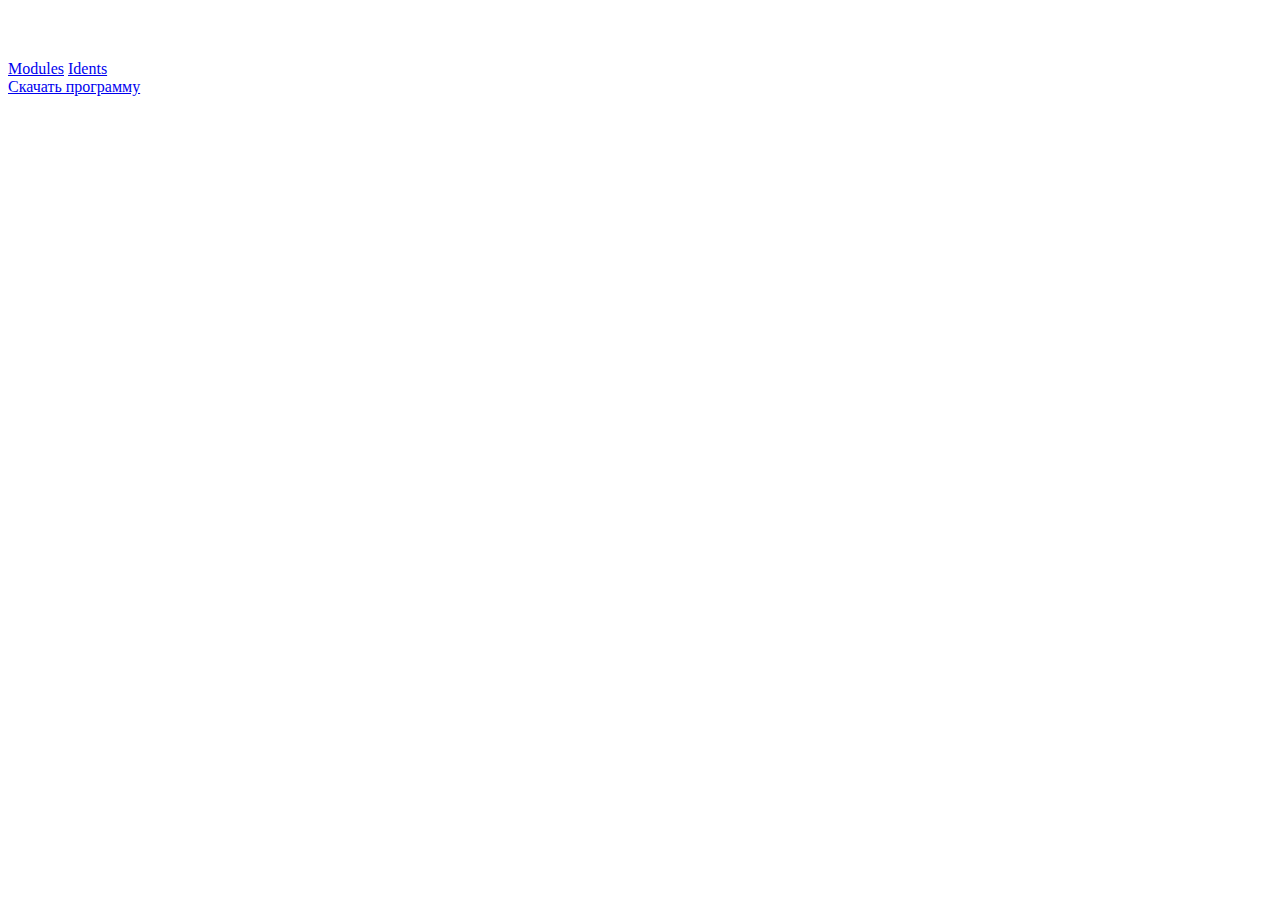
<file: BLOCK 2/2/index.html>
<!DOCTYPE html>
<html lang="ru">

<head>
  <meta charset="UTF-8">
  <meta http-equiv="X-UA-Compatible" content="IE=edge">
  <meta name="viewport" content="width=device-width, initial-scale=1.0">
  <title>skillbox статья</title>
</head>

<body>
  <a href="https://skillbox.ru/" target="_blank">
    <img src="./img/logo-light.png" alt="Skillbox">
  </a>
  <div>
    <a href="#">Modules</a>
    <a href="./article.html">Idents</a>
  </div>
  <a href="./skillbox.docx" download>Скачать программу</a>
</body>

</html>
</file>
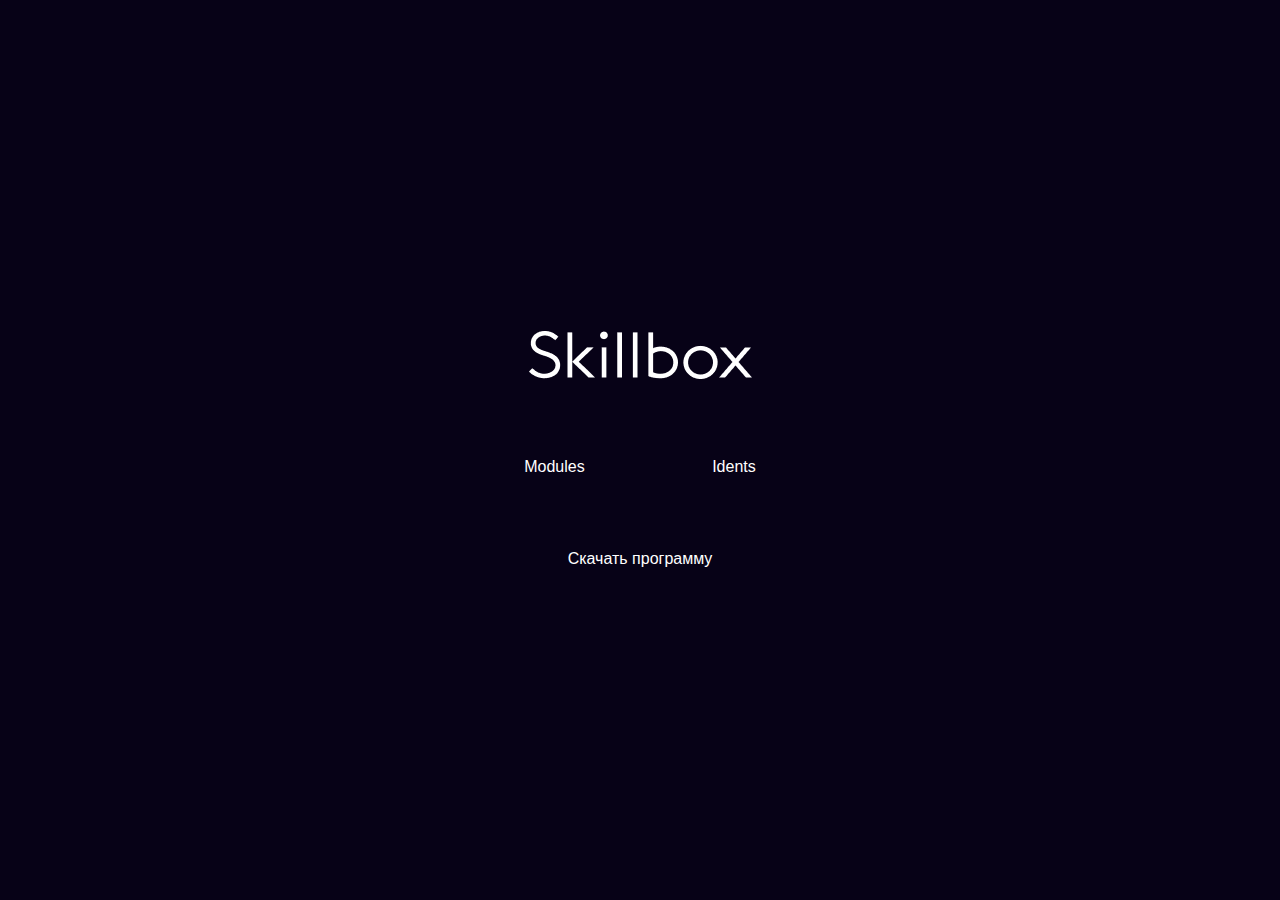
<file: BLOCK 3/3/index.html>
<!DOCTYPE html>
<html lang="ru">

<head>
  <meta charset="UTF-8">
  <meta http-equiv="X-UA-Compatible" content="IE=edge">
  <meta name="viewport" content="width=device-width, initial-scale=1.0">
  <title>skillbox главная страница</title>
  <link rel="stylesheet" href="./css/normalize.css">
  <link rel="stylesheet" href="./css/style.css">
</head>


<body>
  <div class="main-content">
    <a class="logo" href="https://skillbox.ru/" target="_blank">
      <img src="./img/logo-light.png" alt="Skillbox">
    </a>
    <div class="parent-link">
      <a class="link" href="#">
        Modules
      </a>
      <a class="link" href="./article.html">
        Idents
      </a>
    </div>
    <a href="./skillbox.docx" download>
      Скачать программу
    </a>
  </div>
</body>


</html>
</file>
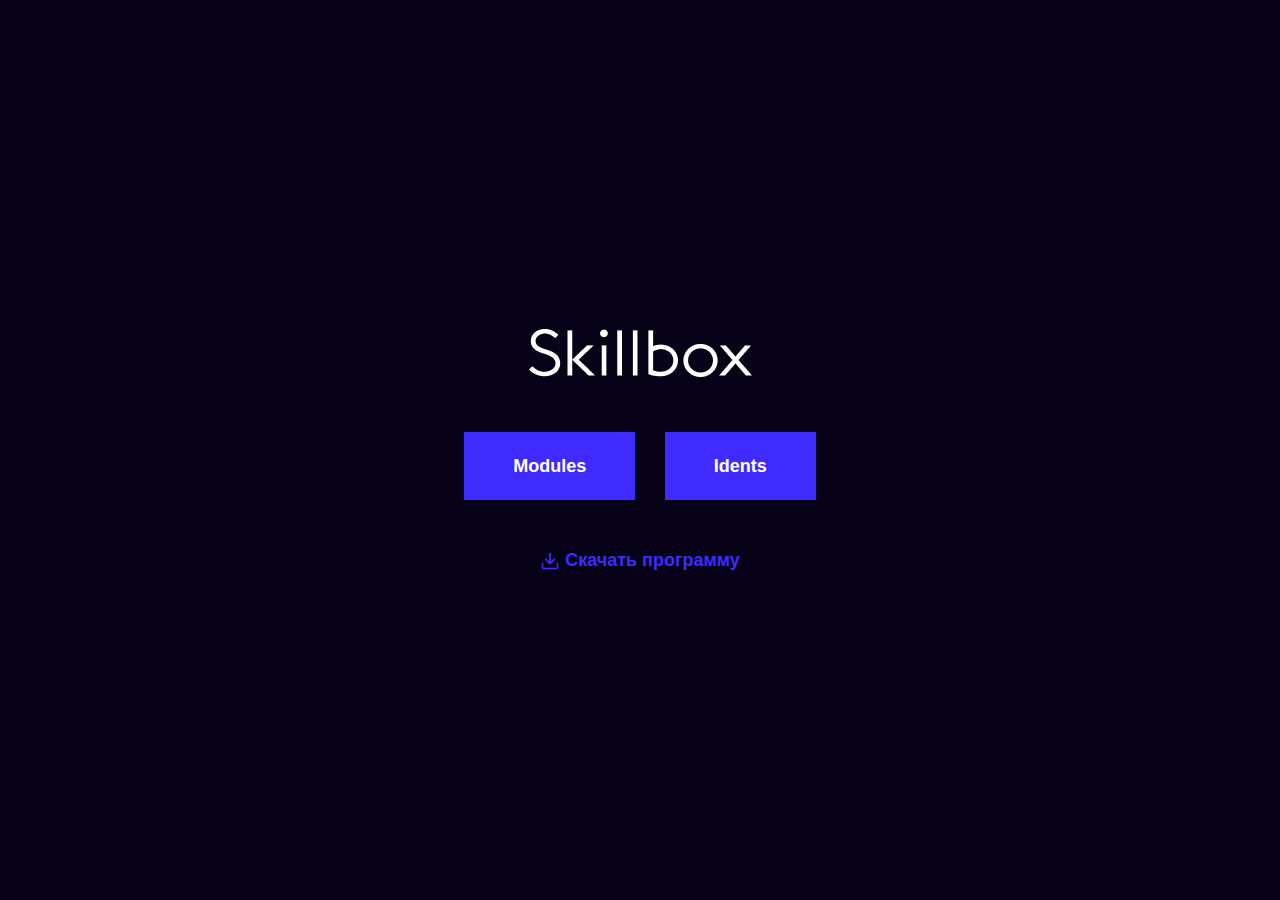
<file: BLOCK 4/4/index.html>
<!DOCTYPE html>
<html lang="ru">

<head>
  <meta charset="UTF-8">
  <meta http-equiv="X-UA-Compatible" content="IE=edge">
  <meta name="viewport" content="width=device-width, initial-scale=1.0">
  <title>skillbox главная страница</title>
  <link rel="stylesheet" href="./css/normalize.css">
  <link rel="stylesheet" href="./css/style.css">
</head>

<body>
  <div class="main-content">
    <a class="logo" href="https://skillbox.ru/" target="_blank">
      <img src="./img/logo-light.png" alt="Skillbox">
    </a>
    <div class="parent-link">
      <a class="link" href="#">
        Modules
      </a>
      <a class="link" href="./article.html">
        Idents
      </a>
    </div>
    <a class="download_link" href="./skillbox.docx" download>
      Скачать программу
    </a>
  </div>
</body>

</html>
</file>
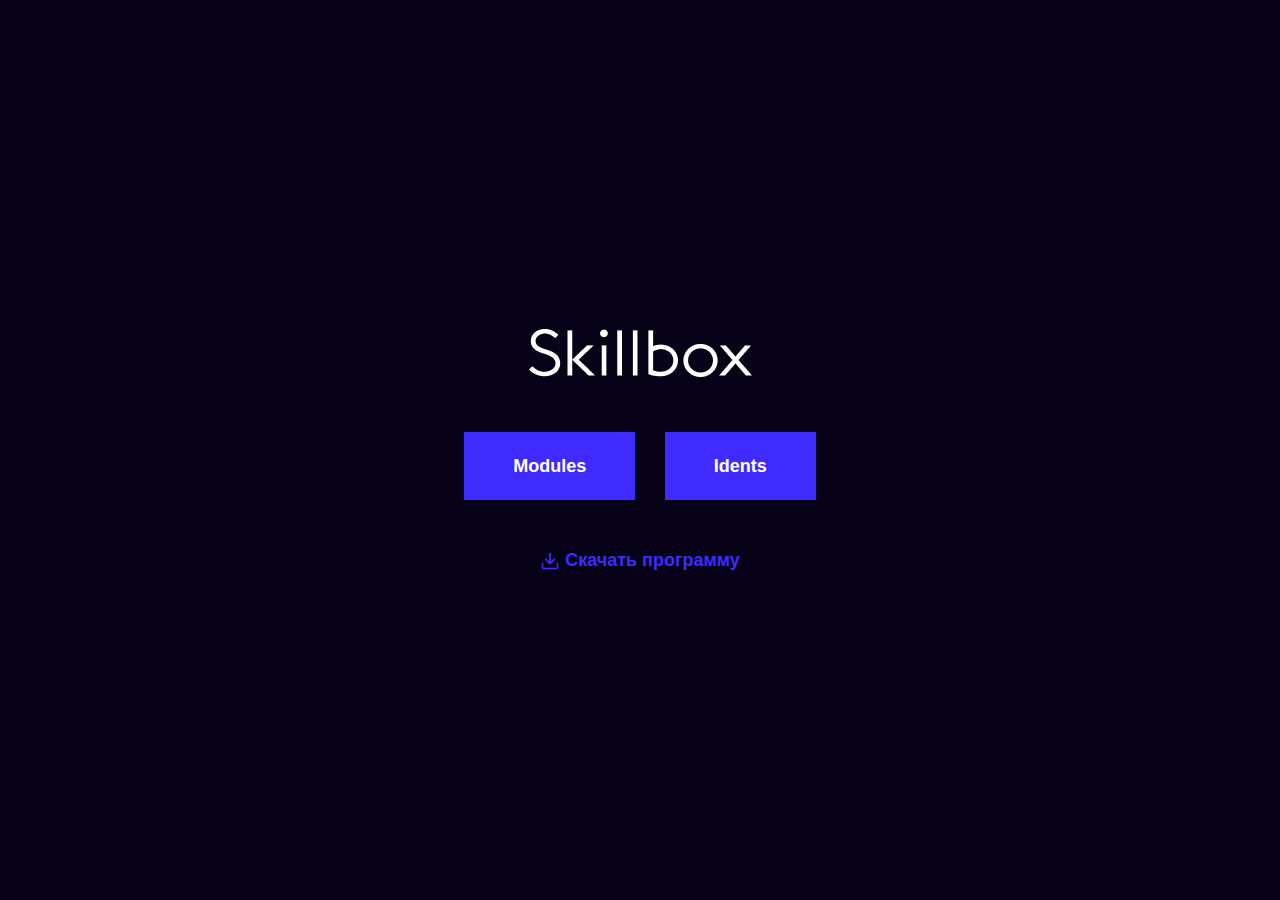
<file: BLOCK 5/5/index.html>
<!DOCTYPE html>
<html lang="ru">

<head>
  <meta charset="UTF-8">
  <meta http-equiv="X-UA-Compatible" content="IE=edge">
  <meta name="viewport" content="width=device-width, initial-scale=1.0">
  <title>skillbox главная страница</title>
  <link rel="stylesheet" href="./css/normalize.css">
  <link rel="stylesheet" href="./css/style.css">
</head>

<body>
  <div class="main-content">
    <a class="logo" href="https://skillbox.ru/" target="_blank">
      <img src="./img/logo-light.png" alt="Skillbox">
    </a>
    <div class="parent-link">
      <a class="link" href="./modules.html">
        Modules
      </a>
      <a class="link" href="./article.html">
        Idents
      </a>
    </div>
    <a class="download_link" href="./skillbox.docx" download>
      Скачать программу
    </a>
  </div>
</body>

</html>
</file>
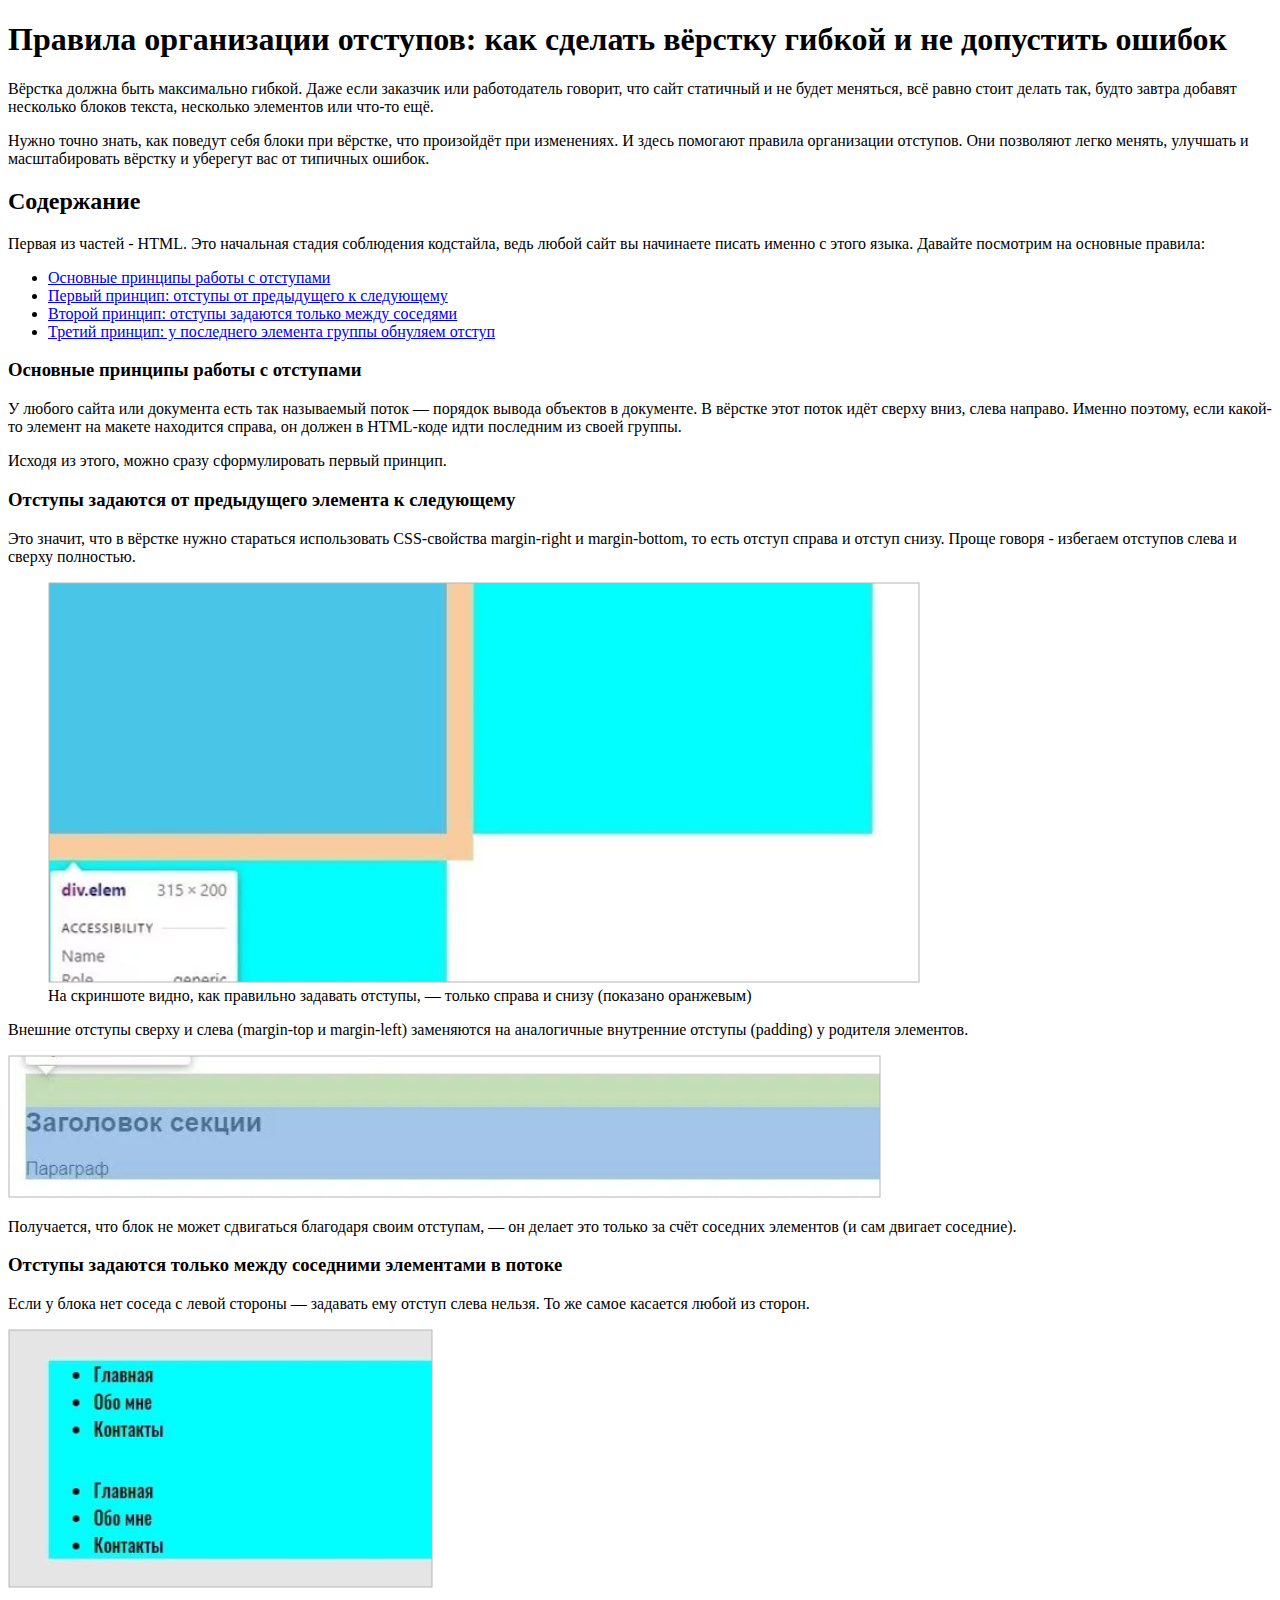
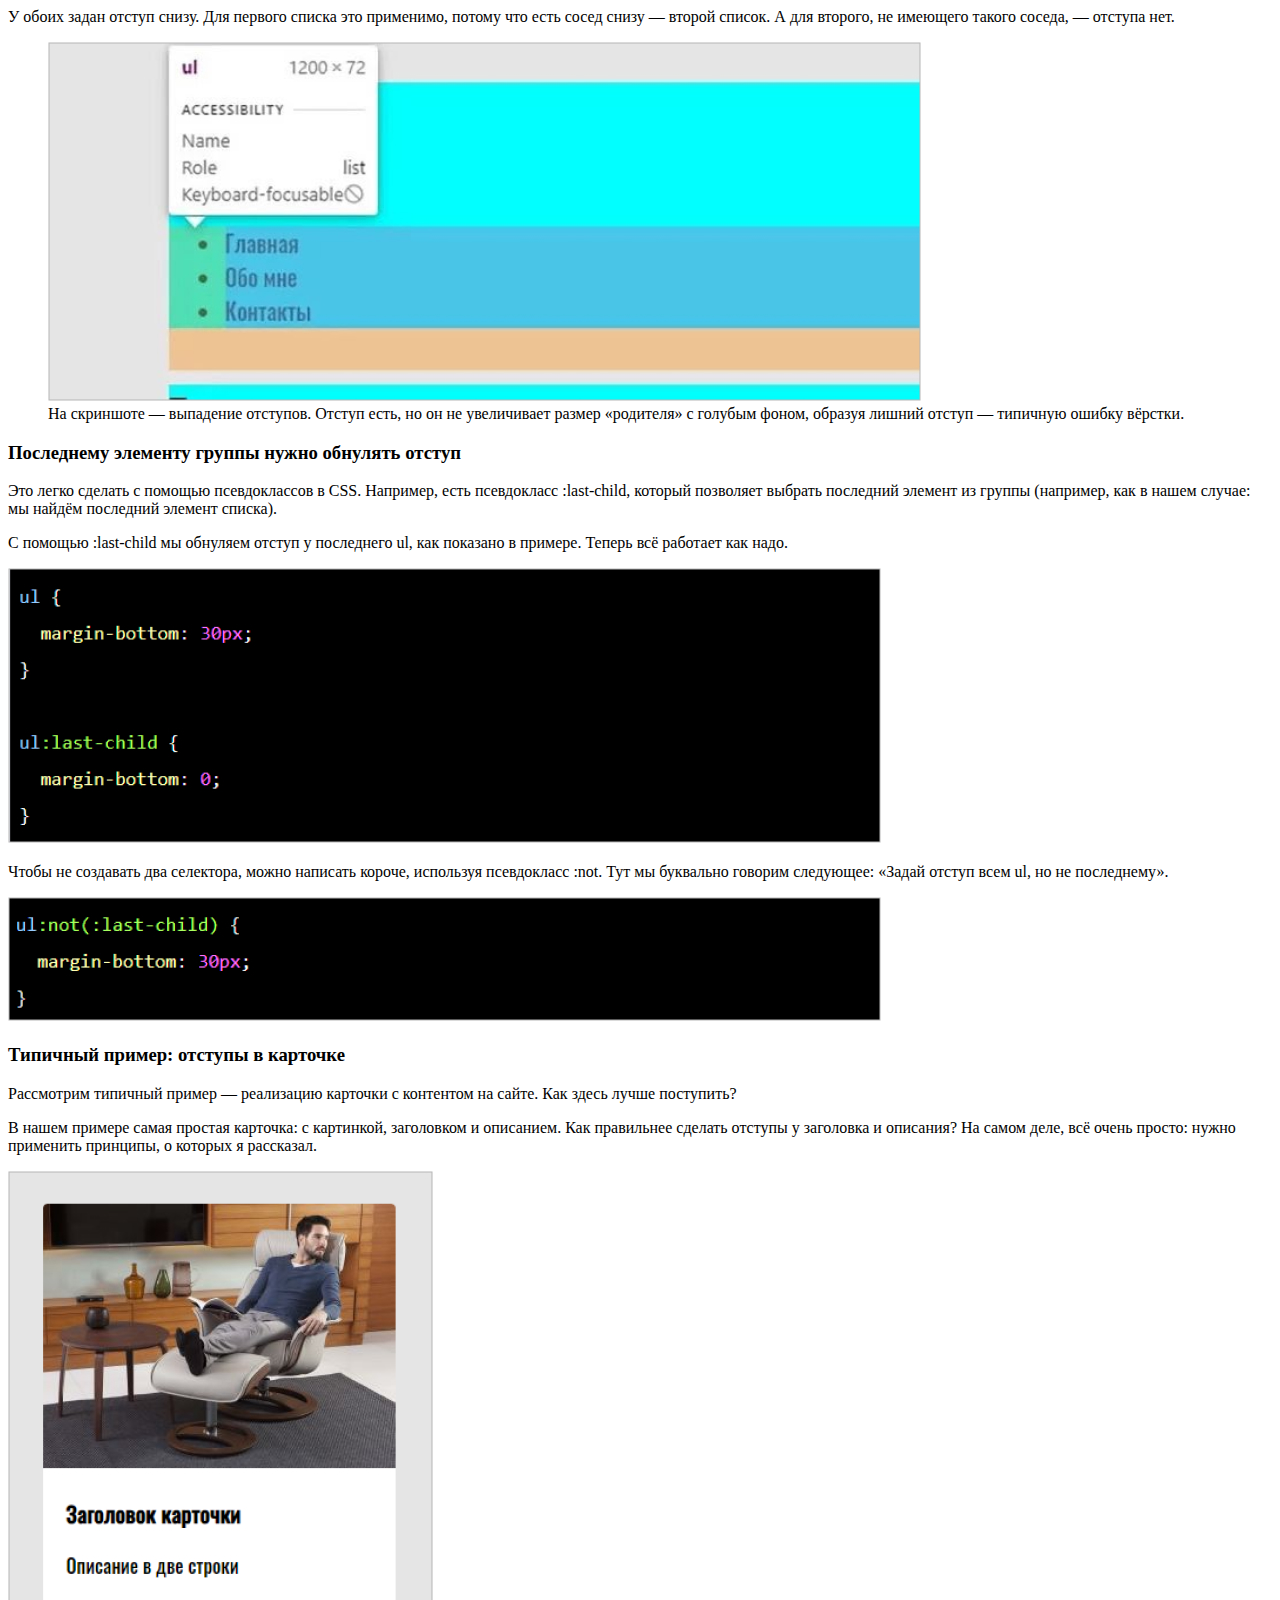
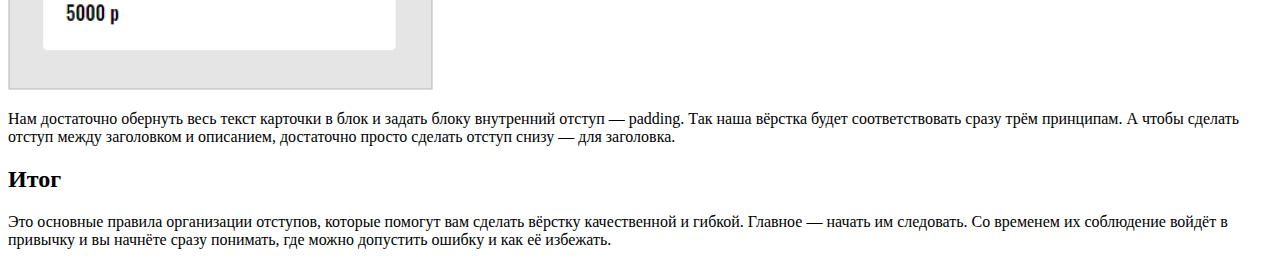
<file: BLOCK 2/2/article.html>
<!DOCTYPE html>
<html lang="ru">

<head>
  <meta charset="UTF-8">
  <meta http-equiv="X-UA-Compatible" content="IE=edge">
  <meta name="viewport" content="width=device-width, initial-scale=1.0">
  <title>Document</title>
</head>

<body>
  <h1>
    Правила организации отступов: как сделать вёрстку гибкой и не допустить ошибок
  </h1>

  <p>
    Вёрстка должна быть максимально гибкой. Даже если заказчик или работодатель говорит, что сайт статичный и не будет
    меняться, всё равно стоит делать так, будто завтра добавят несколько блоков текста, несколько элементов или что-то
    ещё.
  </p>
  <p>
    Нужно точно знать, как поведут себя блоки при вёрстке, что произойдёт при изменениях. И здесь помогают правила
    организации отступов. Они позволяют легко менять, улучшать и масштабировать вёрстку и уберегут вас от типичных
    ошибок.
  </p>

  <h2>Содержание</h2>

  <p>
    Первая из частей - HTML. Это начальная стадия соблюдения кодстайла, ведь любой сайт вы начинаете писать именно с
    этого языка. Давайте посмотрим на основные правила:
  </p>
  <ul>
    <li>
      <a href="#p1">Основные принципы работы с отступами</a>
    </li>
    <li>
      <a href="#p2">Первый принцип: отступы от предыдущего к следующему</a>
    </li>
    <li>
      <a href="#p3">Второй принцип: отступы задаются только между соседями</a>
    </li>
    <li>
      <a href="#p4">Третий принцип: у последнего элемента группы обнуляем отступ</a>
    </li>
  </ul>

  <div>
    <h3 id="p1">Основные принципы работы с отступами</h3>
    <p>
      У любого сайта или документа есть так называемый поток — порядок вывода объектов в документе. В вёрстке этот
      поток идёт сверху вниз, слева направо. Именно поэтому, если какой-то элемент на макете находится справа, он
      должен в HTML-коде идти последним из своей группы.
    </p>
    <p>
      Исходя из этого, можно сразу сформулировать первый принцип.
    </p>
  </div>

  <div>
    <h3 id="p2">Отступы задаются от предыдущего элемента к следующему</h3>
    <p>
      Это значит, что в вёрстке нужно стараться использовать CSS-свойства margin-right и margin-bottom, то есть отступ
      справа и отступ снизу. Проще говоря - избегаем отступов слева и сверху полностью.
    </p>
    <figure>
      <img src="./img/1.jpg" alt="Картинка показывает, что отступы нужно задавать только справа и снизу">
      <figcaption>
        На скриншоте видно, как правильно задавать отступы, — только справа и снизу (показано оранжевым)
      </figcaption>
    </figure>
    <p>
      Внешние отступы сверху и слева (margin-top и margin-left) заменяются на аналогичные внутренние отступы (padding)
      у родителя элементов.
    </p>
    <img src="./img/2.jpg" alt="Картинка показывает, внутренний отступ">
    <p>
      Получается, что блок не может сдвигаться благодаря своим отступам, — он делает это только за счёт соседних
      элементов (и сам двигает соседние).
    </p>
  </div>

  <div>
    <h3 id="p3">Отступы задаются только между соседними элементами в потоке</h3>
    <p>
      Если у блока нет соседа с левой стороны — задавать ему отступ слева нельзя. То же самое касается любой из
      сторон.
    </p>
    <img src="./img/3.jpg" alt="Картинка показывает, внутренний отступ">
    <p>
      У обоих задан отступ снизу. Для первого списка это применимо, потому что есть сосед снизу — второй список. А для
      второго, не имеющего такого соседа, — отступа нет.
    </p>
    <figure>
      <img src="./img/4.jpg" alt="Картинка показывает, внутренний отступ">
      <figcaption>
        На скриншоте — выпадение отступов. Отступ есть, но он не увеличивает размер «родителя» с голубым фоном,
        образуя лишний отступ — типичную ошибку вёрстки.
      </figcaption>
    </figure>
  </div>

  <div>
    <h3 id="p4">Последнему элементу группы нужно обнулять отступ</h3>
    <p>
      Это легко сделать с помощью псевдоклассов в CSS. Например, есть псевдокласс :last-child, который позволяет
      выбрать последний элемент из группы (например, как в нашем случае: мы найдём последний элемент списка).
    </p>
    <p>
      С помощью :last-child мы обнуляем отступ у последнего ul, как показано в примере. Теперь всё работает как надо.
    </p>
    <img src="./img/5.jpg" alt="Картинка показывает, внутренний отступ">
    <p>
      Чтобы не создавать два селектора, можно написать короче, используя псевдокласс :not. Тут мы буквально говорим
      следующее: «Задай отступ всем ul, но не последнему».
    </p>
    <img src="./img/6.jpg" alt="Картинка показывает, внутренний отступ">
  </div>

  <div>
    <h3>Типичный пример: отступы в карточке</h3>
    <p>
      Рассмотрим типичный пример — реализацию карточки с контентом на сайте. Как здесь лучше поступить?
    </p>
    <p>
      В нашем примере самая простая карточка: с картинкой, заголовком и описанием. Как правильнее сделать отступы у
      заголовка и описания? На самом деле, всё очень просто: нужно применить принципы, о которых я рассказал.
    </p>
    <img src="./img/7.jpg" alt="Картинка показывает, внутренний отступ">
    <p>
      Нам достаточно обернуть весь текст карточки в блок и задать блоку внутренний отступ — padding. Так наша вёрстка
      будет соответствовать сразу трём принципам. А чтобы сделать отступ между заголовком и описанием, достаточно
      просто сделать отступ снизу — для заголовка.
    </p>
  </div>

  <h2>Итог</h2>

  <p>
    Это основные правила организации отступов, которые помогут вам сделать вёрстку качественной и гибкой. Главное —
    начать им следовать. Со временем их соблюдение войдёт в привычку и вы начнёте сразу понимать, где можно допустить
    ошибку и как её избежать.
  </p>
</body>

</html>
</file>
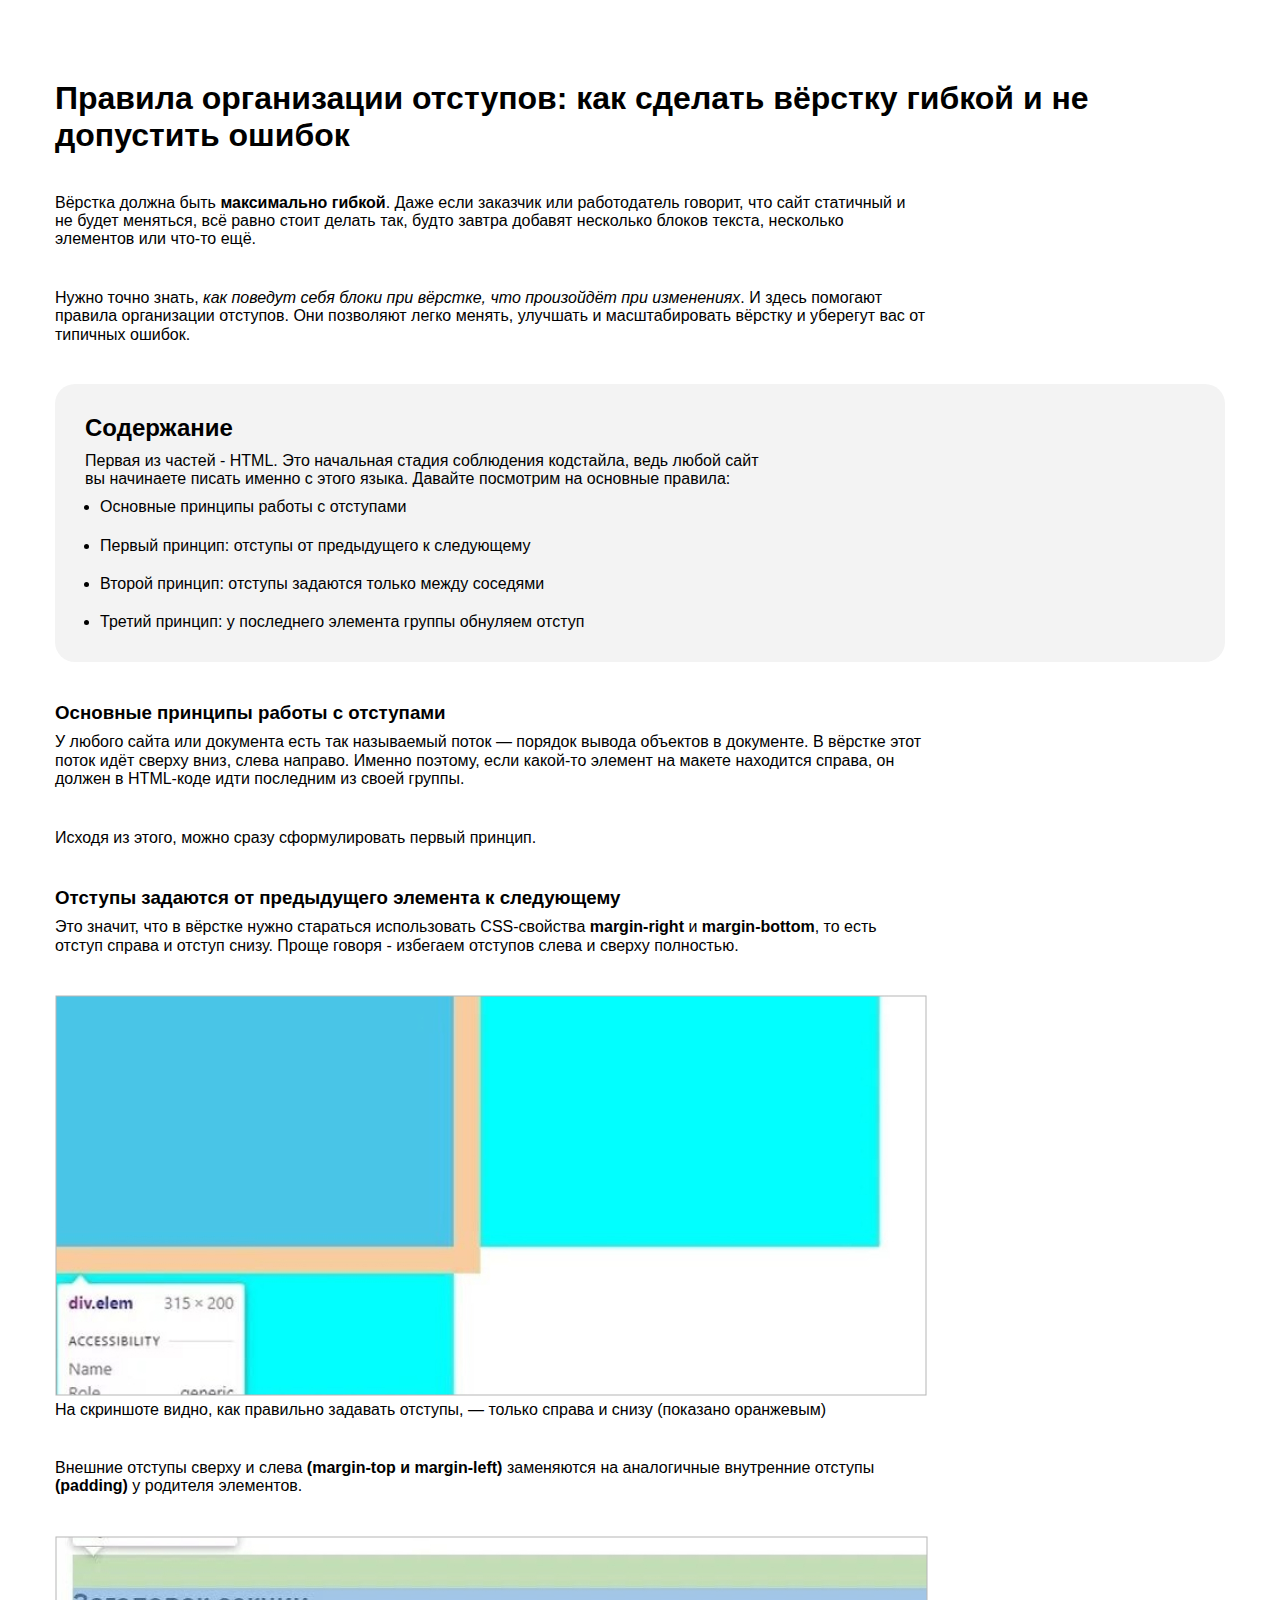
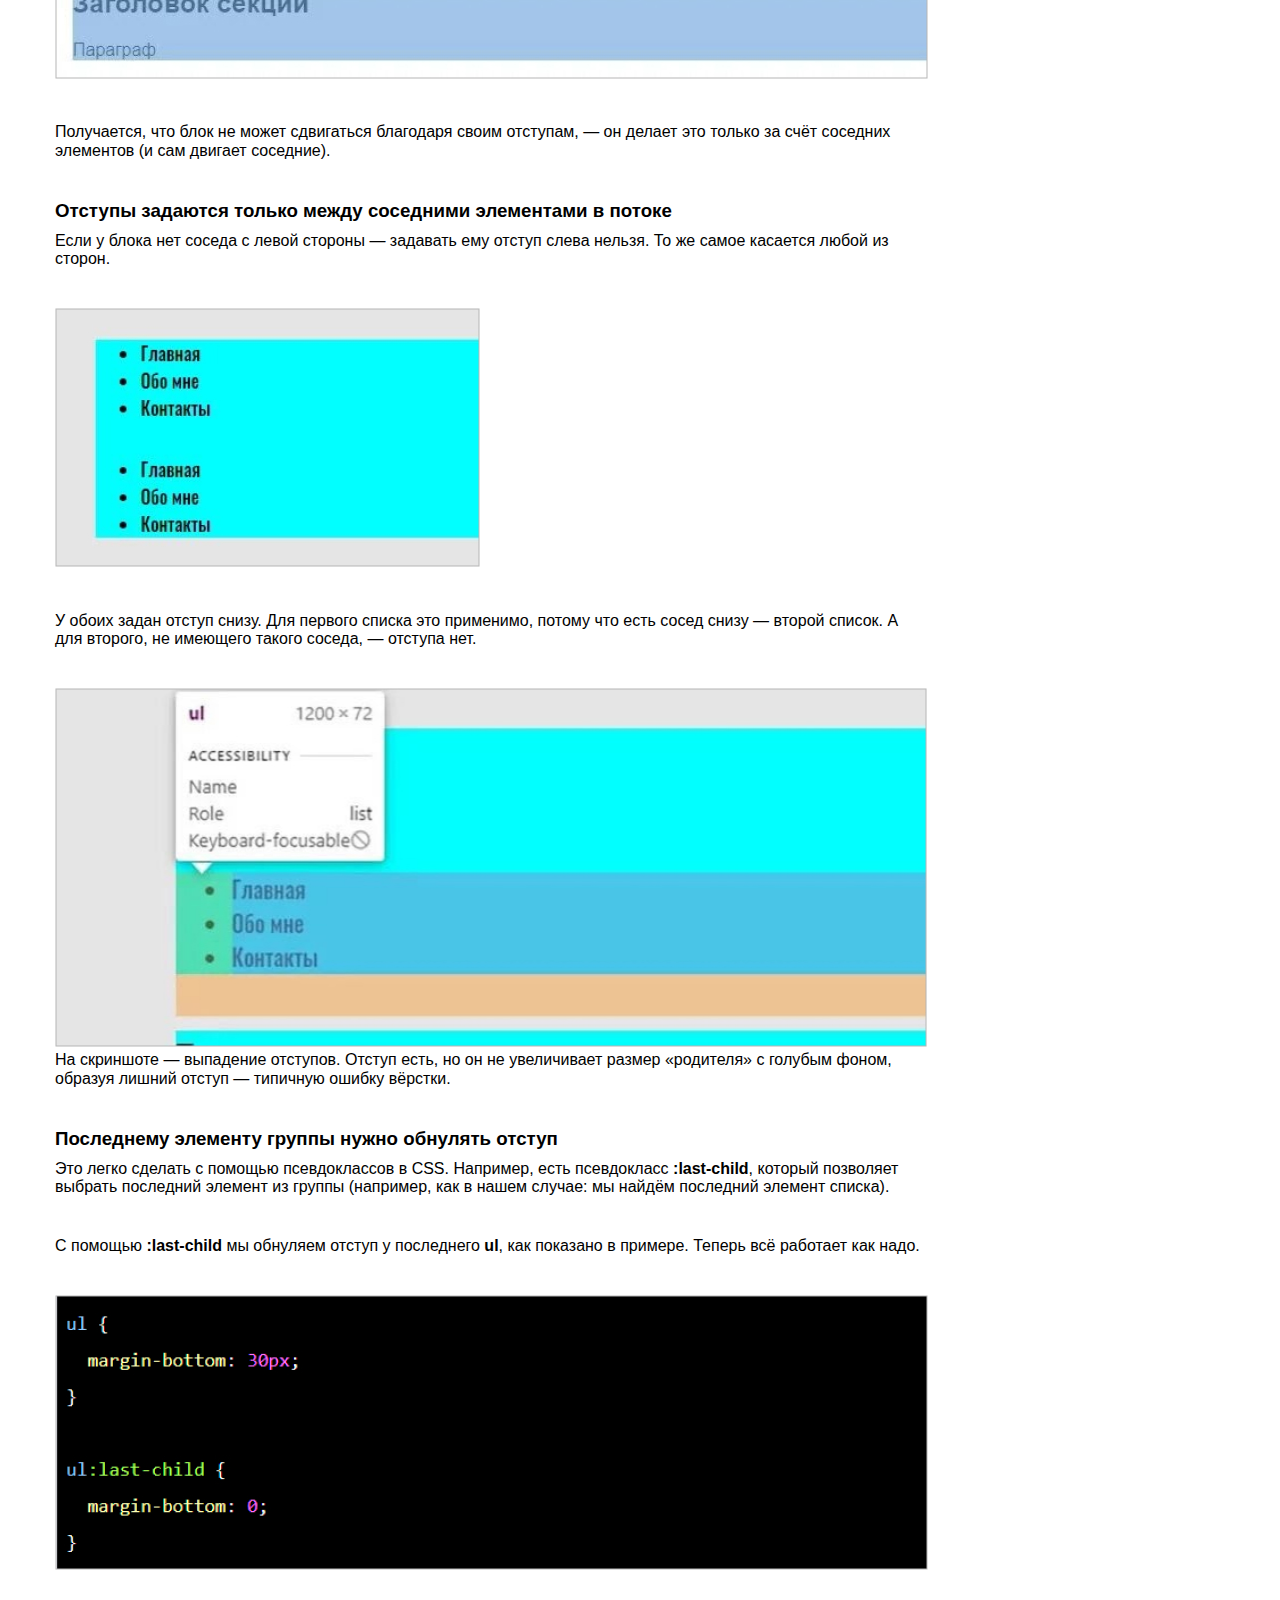
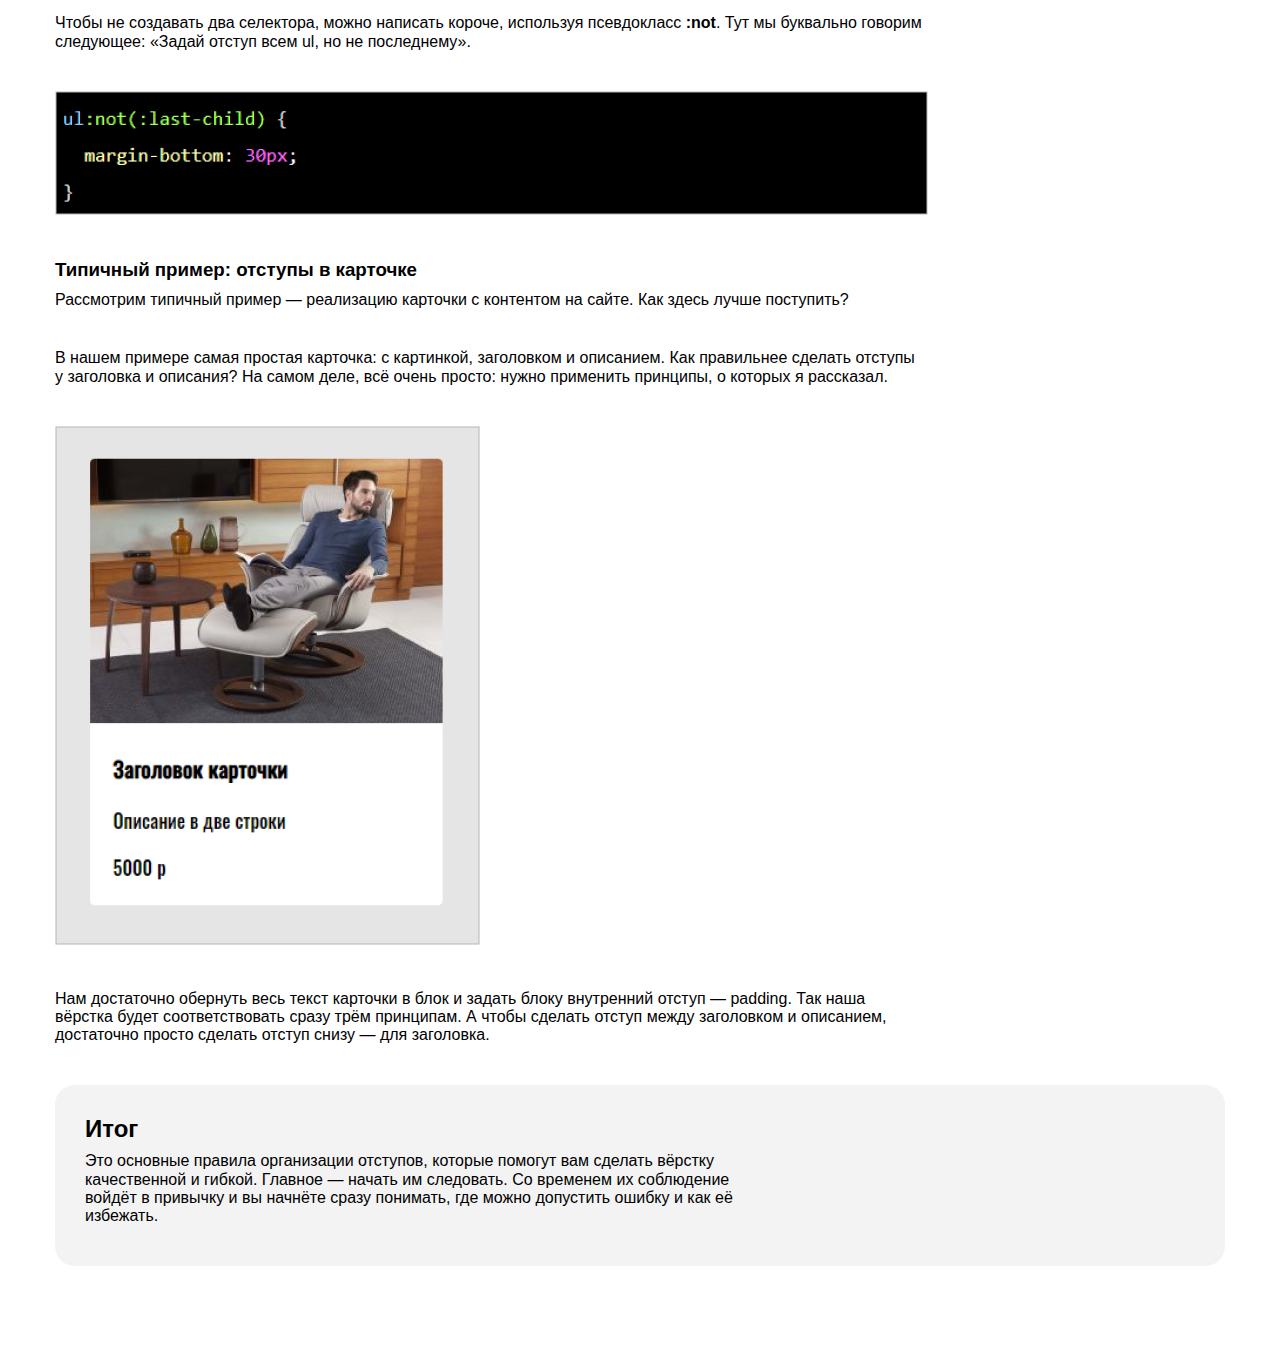
<file: BLOCK 3/3/article.html>
<!DOCTYPE html>
<html lang="ru">

<head>
  <meta charset="UTF-8">
  <meta http-equiv="X-UA-Compatible" content="IE=edge">
  <meta name="viewport" content="width=device-width, initial-scale=1.0">
  <link rel="stylesheet" href="./css/normalize.css">
  <link rel="stylesheet" href="./css/style.css">
  <title>Статья-организация отступов в вёрстке</title>
</head>

<body>
  <div class="container">

    <h1 class="header_h1">
      Правила организации отступов: как сделать вёрстку гибкой и не допустить ошибок
    </h1>
    <p class="paragraph_in_container">
      Вёрстка должна быть <b>максимально гибкой</b>. Даже если заказчик или работодатель говорит, что сайт статичный и
      не будет
      меняться, всё равно стоит делать так, будто завтра добавят несколько блоков текста, несколько элементов или что-то
      ещё.
    </p>
    <p class="paragraph_in_container">
      Нужно точно знать, <i>как поведут себя блоки при вёрстке, что произойдёт при изменениях</i>. И здесь помогают
      правила
      организации отступов. Они позволяют легко менять, улучшать и масштабировать вёрстку и уберегут вас от типичных
      ошибок.
    </p>

    <div class="box">
      <h2 class="header_h2">Содержание</h2>
      <p class="paragraph_in_container">
        Первая из частей - HTML. Это начальная стадия соблюдения кодстайла, ведь любой сайт вы начинаете писать именно с
        этого языка. Давайте посмотрим на основные правила:
      </p>
      <ul class="list">
        <li class="item">
          <a href="#item_1">Основные принципы работы с отступами</a>
        </li>
        <li class="item">
          <a href="item_2">Первый принцип: отступы от предыдущего к следующему</a>
        </li>
        <li class="item">
          <a href="item_3">Второй принцип: отступы задаются только между соседями</a>
        </li>
        <li class="item">
          <a href="item_4">Третий принцип: у последнего элемента группы обнуляем отступ</a>
        </li>
      </ul>
    </div>

    <div>
      <h3 class="header_h3" id="item_1">Основные принципы работы с отступами</h3>
      <p class="paragraph_in_container">
        У любого сайта или документа есть так называемый поток — порядок вывода объектов в документе. В вёрстке этот
        поток идёт сверху вниз, слева направо. Именно поэтому, если какой-то элемент на макете находится справа, он
        должен в HTML-коде идти последним из своей группы.
      </p>
      <p class="paragraph_in_container">
        Исходя из этого, можно сразу сформулировать первый принцип.
      </p>
    </div>

    <div>
      <h3 class="header_h3" id="item_2">Отступы задаются от предыдущего элемента к следующему</h3>
      <p class="paragraph_in_container">
        Это значит, что в вёрстке нужно стараться использовать CSS-свойства <b>margin-right</b> и <b>margin-bottom</b>,
        то есть отступ
        справа и отступ снизу. Проще говоря - избегаем отступов слева и сверху полностью.
      </p>
      <figure class="imageFig">
        <img src="./img/1.jpg" alt="Картинка показывает, что отступы нужно задавать только справа и снизу">
        <figcaption>
          На скриншоте видно, как правильно задавать отступы, — только справа и снизу (показано оранжевым)
        </figcaption>
      </figure>
      <p class="paragraph_in_container">
        Внешние отступы сверху и слева <b>(margin-top и margin-left)</b> заменяются на аналогичные внутренние отступы
        <b>(padding)</b>
        у родителя элементов.
      </p>
      <img class="image" src="./img/2.jpg" alt="Картинка показывает, внутренний отступ">
      <p class="paragraph_in_container">
        Получается, что блок не может сдвигаться благодаря своим отступам, — он делает это только за счёт соседних
        элементов (и сам двигает соседние).
      </p>
    </div>

    <div>
      <h3 class="header_h3" id="item_3">Отступы задаются только между соседними элементами в потоке</h3>
      <p class="paragraph_in_container">
        Если у блока нет соседа с левой стороны — задавать ему отступ слева нельзя. То же самое касается любой из
        сторон.
      </p>
      <img class="image" src="./img/3.jpg" alt="Картинка показывает, внутренний отступ">
      <p class="paragraph_in_container">
        У обоих задан отступ снизу. Для первого списка это применимо, потому что есть сосед снизу — второй список. А
        для
        второго, не имеющего такого соседа, — отступа нет.
      </p>
      <figure class="imageFig">
        <img src="./img/4.jpg" alt="Картинка показывает, внутренний отступ">
        <figcaption>
          На скриншоте — выпадение отступов. Отступ есть, но он не увеличивает размер «родителя» с голубым фоном,
          образуя лишний отступ — типичную ошибку вёрстки.
        </figcaption>
      </figure>
    </div>

    <div>
      <h3 class="header_h3" id="item_4">Последнему элементу группы нужно обнулять отступ</h3>
      <p class="paragraph_in_container">
        Это легко сделать с помощью псевдоклассов в CSS. Например, есть псевдокласс <b>:last-child</b>, который
        позволяет
        выбрать последний элемент из группы (например, как в нашем случае: мы найдём последний элемент списка).
      </p>
      <p class="paragraph_in_container">
        С помощью <b>:last-child</b> мы обнуляем отступ у последнего <b>ul</b>, как показано в примере. Теперь всё
        работает как надо.
      </p>
      <img class="image" src="./img/5.jpg" alt="Картинка показывает, внутренний отступ">
      <p class="paragraph_in_container">
        Чтобы не создавать два селектора, можно написать короче, используя псевдокласс <b>:not</b>. Тут мы буквально
        говорим
        следующее: «Задай отступ всем ul, но не последнему».
      </p>
      <img class="image" src="./img/6.jpg" alt="Картинка показывает, внутренний отступ">
    </div>

    <div>
      <h3 class="header_h3">Типичный пример: отступы в карточке</h3>
      <p class="paragraph_in_container">
        Рассмотрим типичный пример — реализацию карточки с контентом на сайте. Как здесь лучше поступить?
      </p>
      <p class="paragraph_in_container">
        В нашем примере самая простая карточка: с картинкой, заголовком и описанием. Как правильнее сделать отступы у
        заголовка и описания? На самом деле, всё очень просто: нужно применить принципы, о которых я рассказал.
      </p>
      <img class="image" src="./img/7.jpg" alt="Картинка показывает, внутренний отступ">
      <p class="paragraph_in_container">
        Нам достаточно обернуть весь текст карточки в блок и задать блоку внутренний отступ — padding. Так наша
        вёрстка
        будет соответствовать сразу трём принципам. А чтобы сделать отступ между заголовком и описанием, достаточно
        просто сделать отступ снизу — для заголовка.
      </p>
    </div>

    <div class="box">
      <h2 class="header_h2">Итог</h2>
      <p class="paragraph">
        Это основные правила организации отступов, которые помогут вам сделать вёрстку качественной и гибкой. Главное —
        начать им следовать. Со временем их соблюдение войдёт в привычку и вы начнёте сразу понимать, где можно
        допустить
        ошибку и как её избежать.
      </p>
    </div>
  </div>
</body>

</html>
</file>
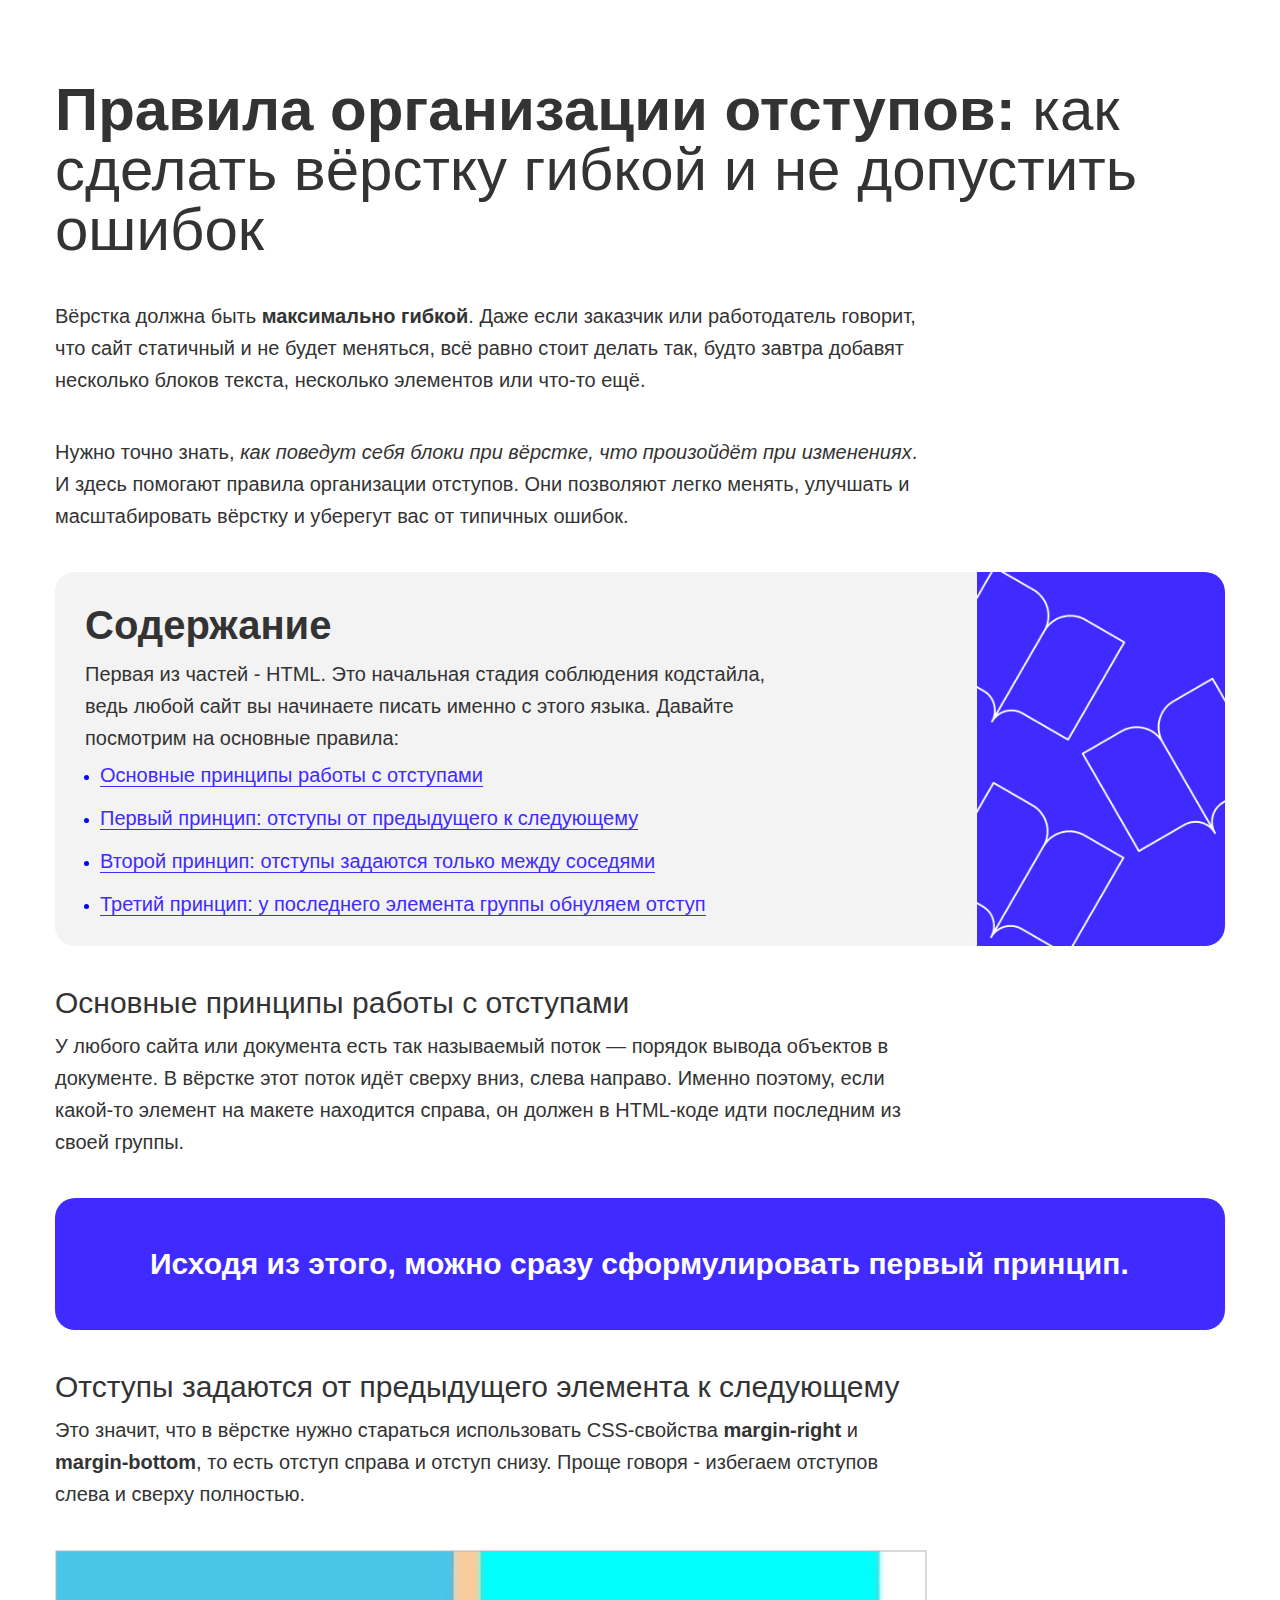
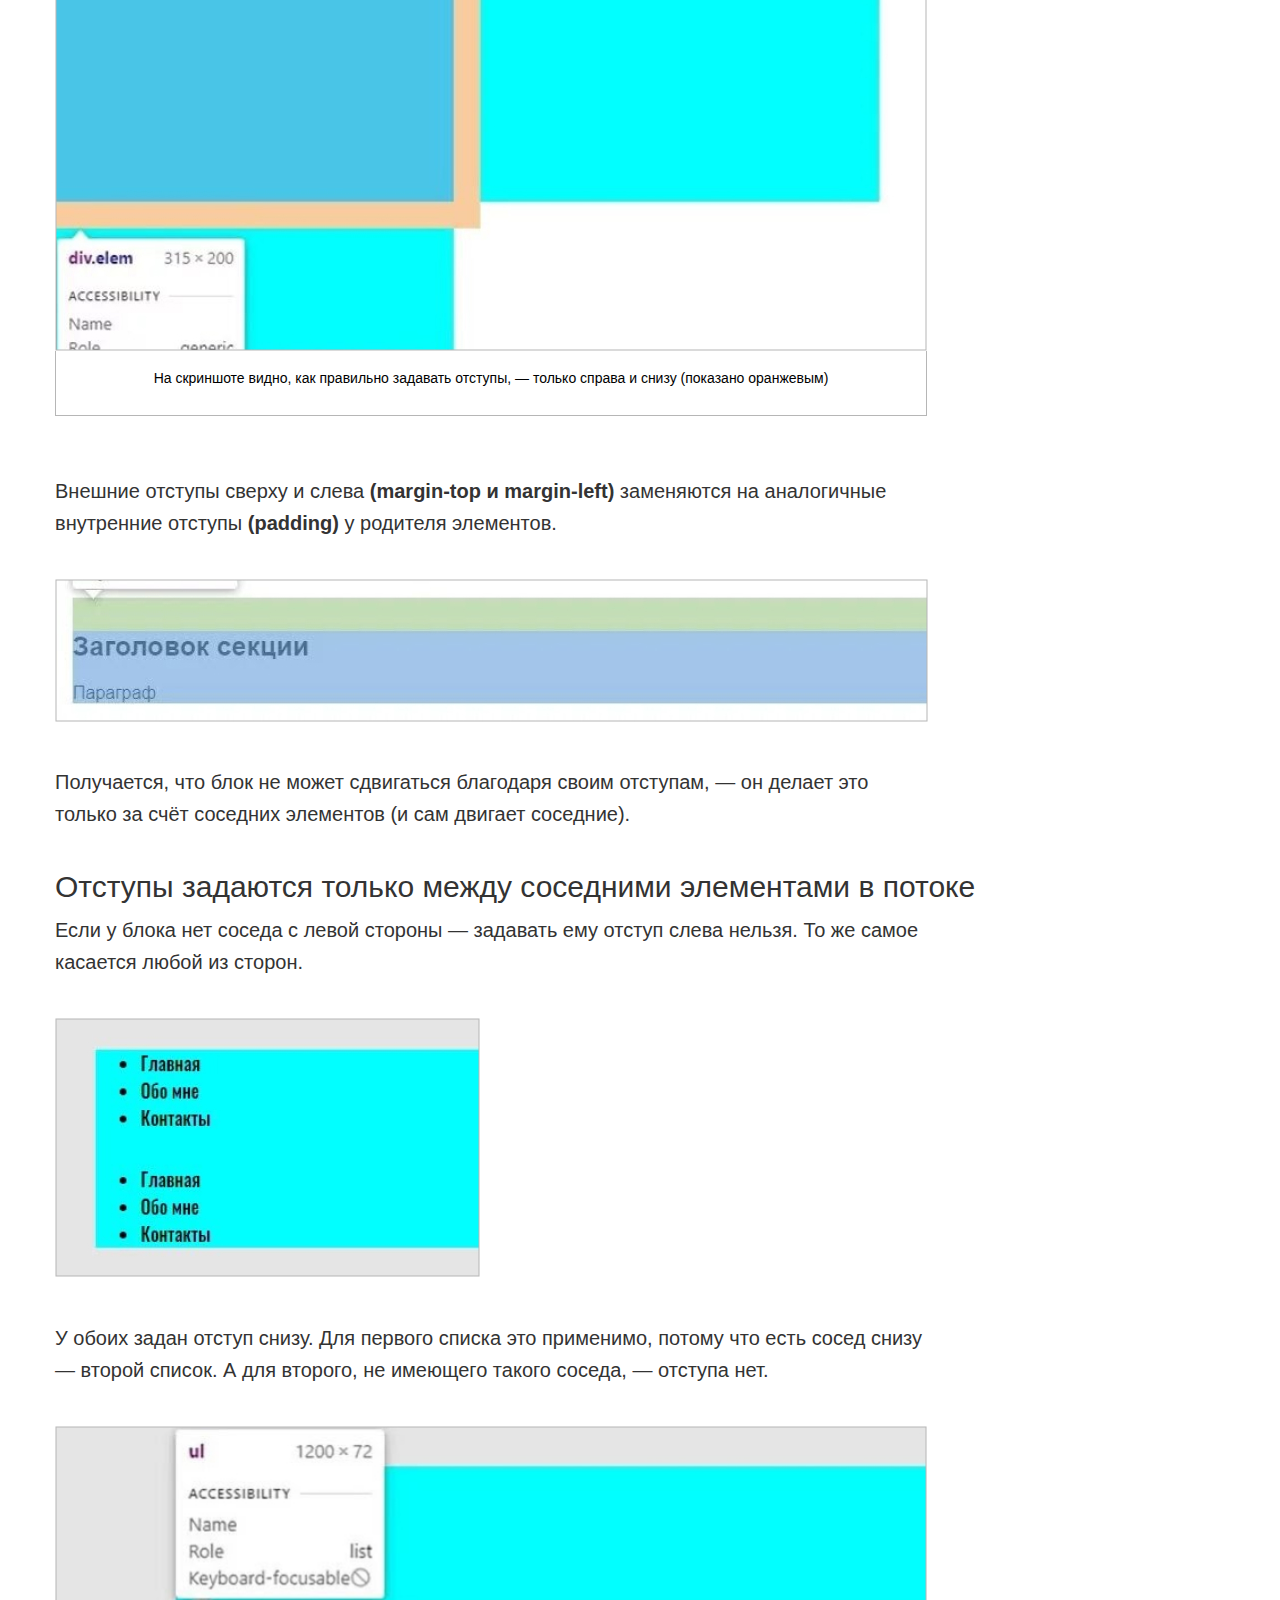
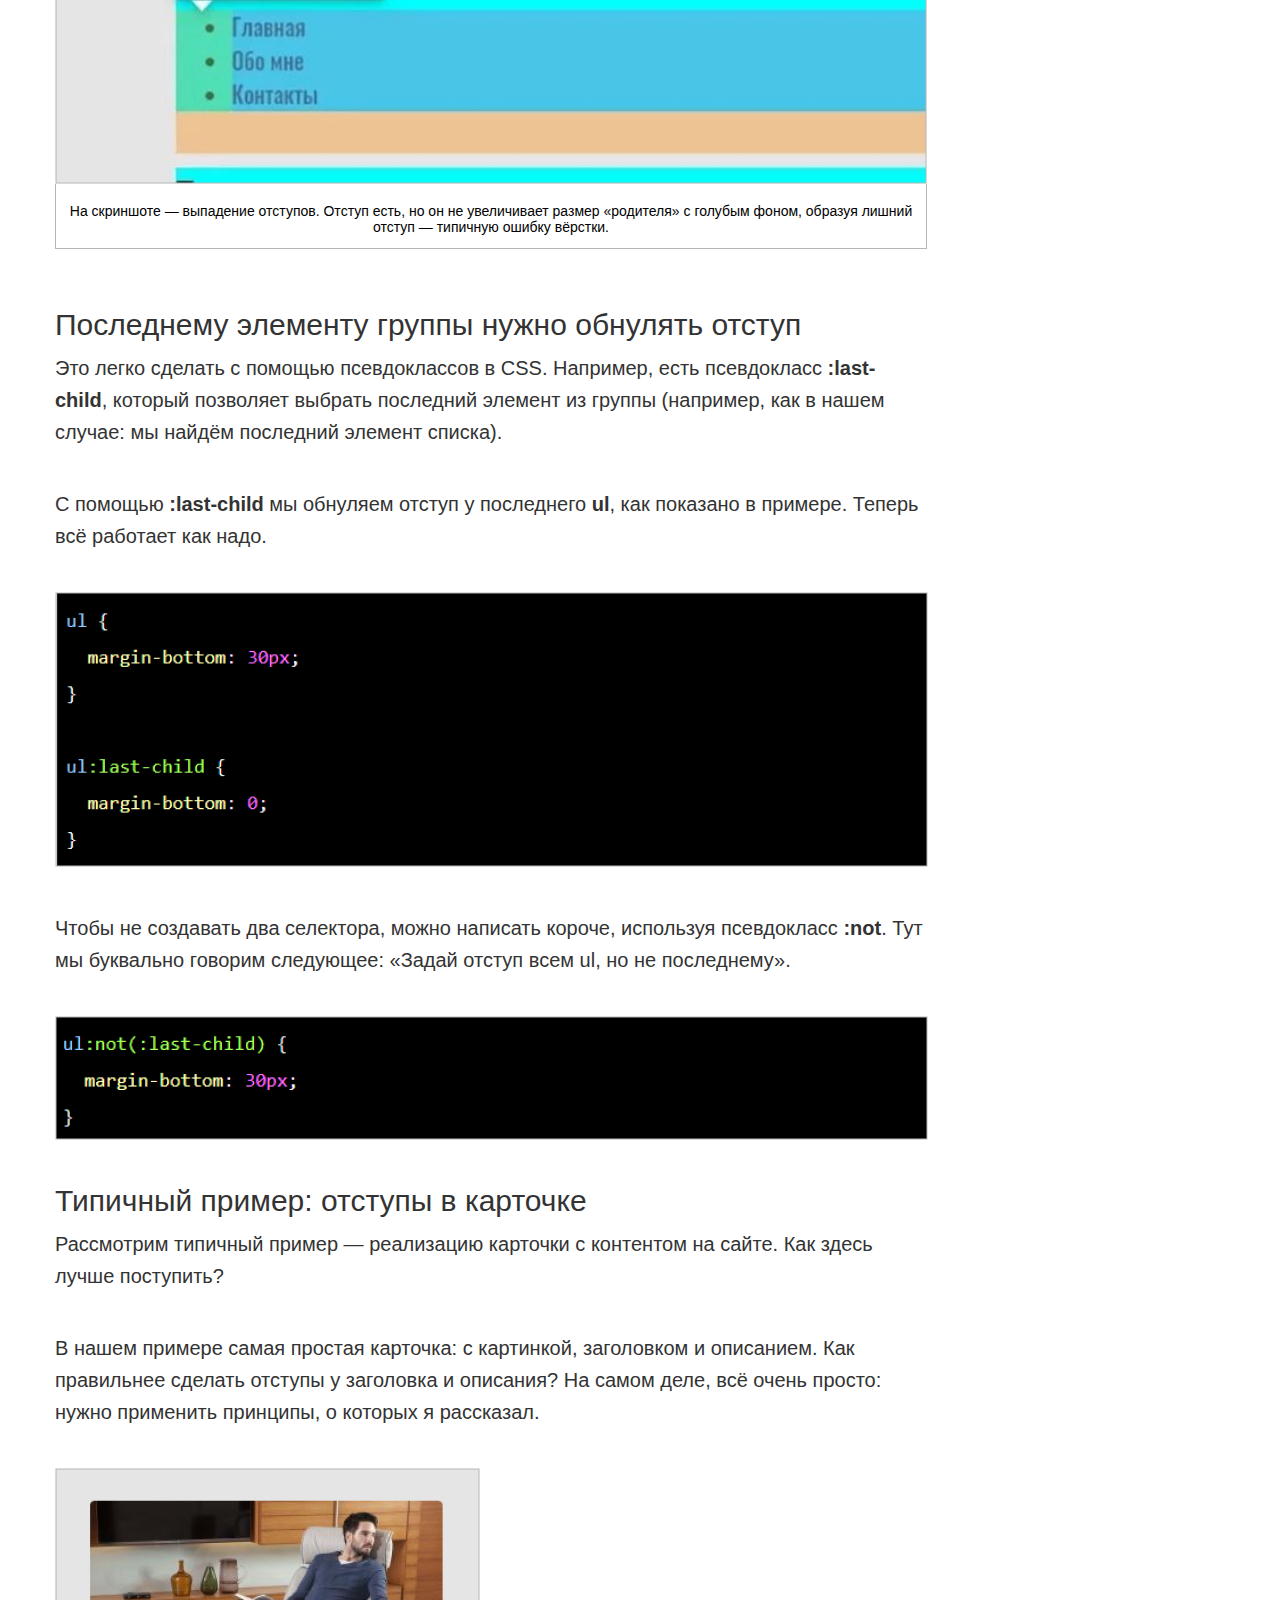
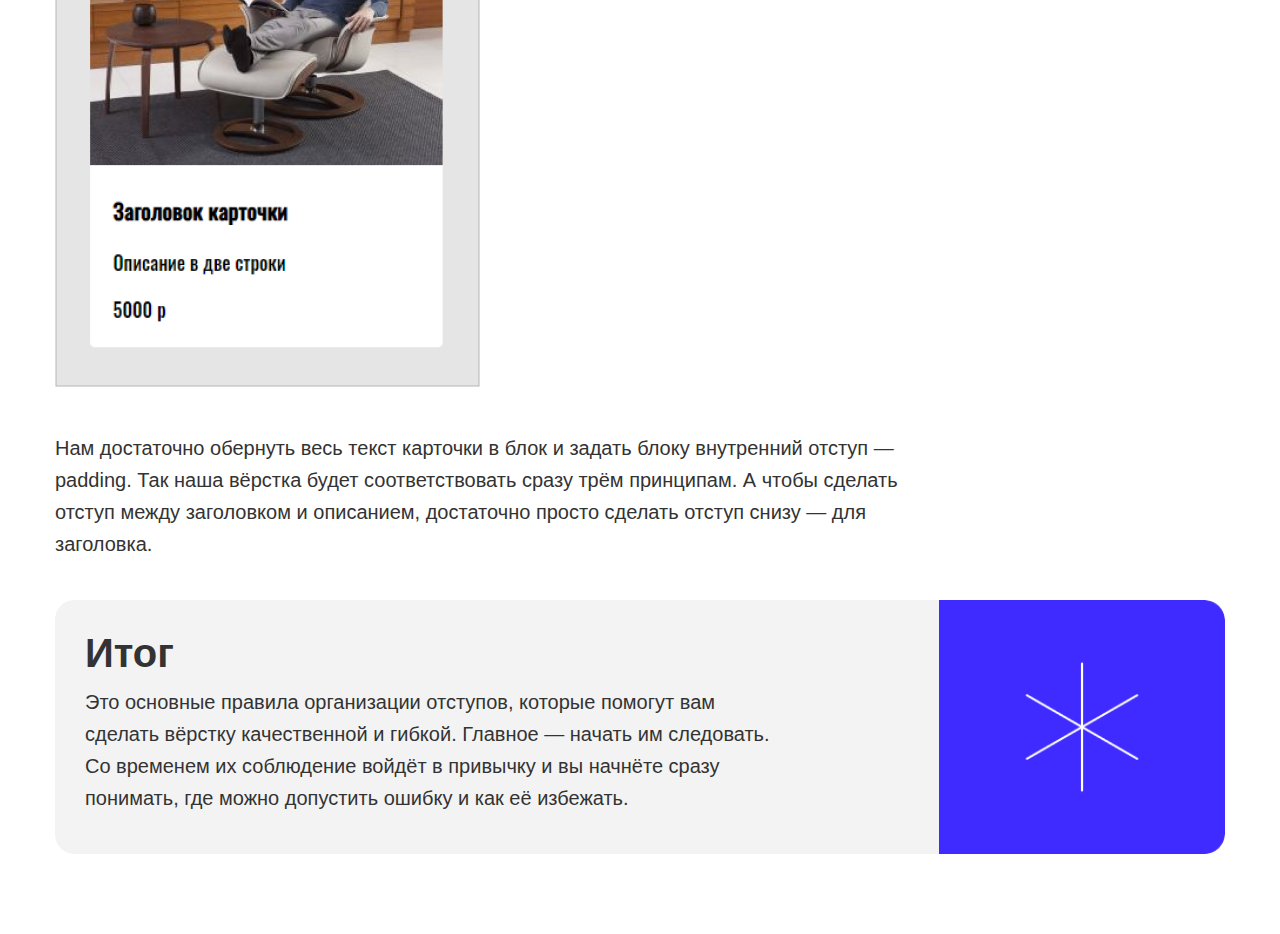
<file: BLOCK 4/4/article.html>
<!DOCTYPE html>
<html lang="ru">

<head>
  <meta charset="UTF-8">
  <meta http-equiv="X-UA-Compatible" content="IE=edge">
  <meta name="viewport" content="width=device-width, initial-scale=1.0">
  <link rel="stylesheet" href="./css/normalize.css">
  <link rel="stylesheet" href="./css/style.css">
  <title>Статья-организация отступов в вёрстке</title>
</head>

<body>
  <div class="container">

    <h1 class="header_h1">
      <strong>Правила организации отступов:</strong> как сделать вёрстку гибкой и не допустить ошибок
    </h1>
    <p class="paragraph_in_container">
      Вёрстка должна быть <strong>максимально гибкой</strong>. Даже если заказчик или работодатель говорит, что сайт
      статичный и
      не будет
      меняться, всё равно стоит делать так, будто завтра добавят несколько блоков текста, несколько элементов или что-то
      ещё.
    </p>
    <p class="paragraph_in_container">
      Нужно точно знать, <i>как поведут себя блоки при вёрстке, что произойдёт при изменениях</i>. И здесь помогают
      правила
      организации отступов. Они позволяют легко менять, улучшать и масштабировать вёрстку и уберегут вас от типичных
      ошибок.
    </p>

    <div class="box additional_image_book">
      <h2 class="header_h2">Содержание</h2>
      <p class="paragraph_in_container">
        Первая из частей - HTML. Это начальная стадия соблюдения кодстайла, ведь любой сайт вы начинаете писать именно с
        этого языка. Давайте посмотрим на основные правила:
      </p>
      <ul class="list">
        <li class="item">
          <a class="a_animation" href="#item_1">Основные принципы работы с отступами</a>
        </li>
        <li class="item">
          <a class="a_animation" href="#item_2">Первый принцип: отступы от предыдущего к следующему</a>
        </li>
        <li class="item">
          <a class="a_animation" href="#item_3">Второй принцип: отступы задаются только между соседями</a>
        </li>
        <li class="item">
          <a class="a_animation" href="#item_4">Третий принцип: у последнего элемента группы обнуляем отступ</a>
        </li>
      </ul>
    </div>

    <div>
      <h3 class="header_h3" id="item_1">Основные принципы работы с отступами</h3>
      <p class="paragraph_in_container">
        У любого сайта или документа есть так называемый поток — порядок вывода объектов в документе. В вёрстке этот
        поток идёт сверху вниз, слева направо. Именно поэтому, если какой-то элемент на макете находится справа, он
        должен в HTML-коде идти последним из своей группы.
      </p>
      <p class="paragraph_in_container lighting">
        Исходя из этого, можно сразу сформулировать первый принцип.
      </p>
    </div>

    <div>
      <h3 class="header_h3" id="item_2">Отступы задаются от предыдущего элемента к следующему</h3>
      <p class="paragraph_in_container">
        Это значит, что в вёрстке нужно стараться использовать CSS-свойства <strong>margin-right</strong> и
        <strong>margin-bottom</strong>,
        то есть отступ
        справа и отступ снизу. Проще говоря - избегаем отступов слева и сверху полностью.
      </p>
      <figure class="imageFig">
        <img src="./img/1.jpg" alt="Картинка показывает, что отступы нужно задавать только справа и снизу">
        <figcaption class="under_img">
          На скриншоте видно, как правильно задавать отступы, — только справа и снизу (показано оранжевым)
        </figcaption>
      </figure>
      <p class="paragraph_in_container">
        Внешние отступы сверху и слева <strong>(margin-top и margin-left)</strong> заменяются на аналогичные внутренние
        отступы
        <strong>(padding)</strong>
        у родителя элементов.
      </p>
      <img class="image" src="./img/2.jpg" alt="Картинка показывает, внутренний отступ">
      <p class="paragraph_in_container">
        Получается, что блок не может сдвигаться благодаря своим отступам, — он делает это только за счёт соседних
        элементов (и сам двигает соседние).
      </p>
    </div>

    <div>
      <h3 class="header_h3" id="item_3">Отступы задаются только между соседними элементами в потоке</h3>
      <p class="paragraph_in_container">
        Если у блока нет соседа с левой стороны — задавать ему отступ слева нельзя. То же самое касается любой из
        сторон.
      </p>
      <img class="image" src="./img/3.jpg" alt="Картинка показывает, внутренний отступ">
      <p class="paragraph_in_container">
        У обоих задан отступ снизу. Для первого списка это применимо, потому что есть сосед снизу — второй список. А
        для
        второго, не имеющего такого соседа, — отступа нет.
      </p>
      <figure class="imageFig">
        <img src="./img/4.jpg" alt="Картинка показывает, внутренний отступ">
        <figcaption class="under_img">
          На скриншоте — выпадение отступов. Отступ есть, но он не увеличивает размер «родителя» с голубым фоном,
          образуя лишний отступ — типичную ошибку вёрстки.
        </figcaption>
      </figure>
    </div>

    <div>
      <h3 class="header_h3" id="item_4">Последнему элементу группы нужно обнулять отступ</h3>
      <p class="paragraph_in_container">
        Это легко сделать с помощью псевдоклассов в CSS. Например, есть псевдокласс <strong>:last-child</strong>,
        который
        позволяет
        выбрать последний элемент из группы (например, как в нашем случае: мы найдём последний элемент списка).
      </p>
      <p class="paragraph_in_container">
        С помощью <strong>:last-child</strong> мы обнуляем отступ у последнего <strong>ul</strong>, как показано в
        примере. Теперь всё
        работает как надо.
      </p>
      <img class="image" src="./img/5.jpg" alt="Картинка показывает, внутренний отступ">
      <p class="paragraph_in_container">
        Чтобы не создавать два селектора, можно написать короче, используя псевдокласс <strong>:not</strong>. Тут мы
        буквально
        говорим
        следующее: «Задай отступ всем ul, но не последнему».
      </p>
      <img class="image" src="./img/6.jpg" alt="Картинка показывает, внутренний отступ">
    </div>

    <div>
      <h3 class="header_h3">Типичный пример: отступы в карточке</h3>
      <p class="paragraph_in_container">
        Рассмотрим типичный пример — реализацию карточки с контентом на сайте. Как здесь лучше поступить?
      </p>
      <p class="paragraph_in_container">
        В нашем примере самая простая карточка: с картинкой, заголовком и описанием. Как правильнее сделать отступы у
        заголовка и описания? На самом деле, всё очень просто: нужно применить принципы, о которых я рассказал.
      </p>
      <img class="image" src="./img/7.jpg" alt="Картинка показывает, внутренний отступ">
      <p class="paragraph_in_container">
        Нам достаточно обернуть весь текст карточки в блок и задать блоку внутренний отступ — padding. Так наша
        вёрстка
        будет соответствовать сразу трём принципам. А чтобы сделать отступ между заголовком и описанием, достаточно
        просто сделать отступ снизу — для заголовка.
      </p>
    </div>

    <div class="box additional_image_star">
      <h2 class="header_h2">Итог</h2>
      <p class="paragraph_in_container">
        Это основные правила организации отступов, которые помогут вам сделать вёрстку качественной и гибкой. Главное —
        начать им следовать. Со временем их соблюдение войдёт в привычку и вы начнёте сразу понимать, где можно
        допустить
        ошибку и как её избежать.
      </p>
    </div>
  </div>
</body>

</html>
</file>
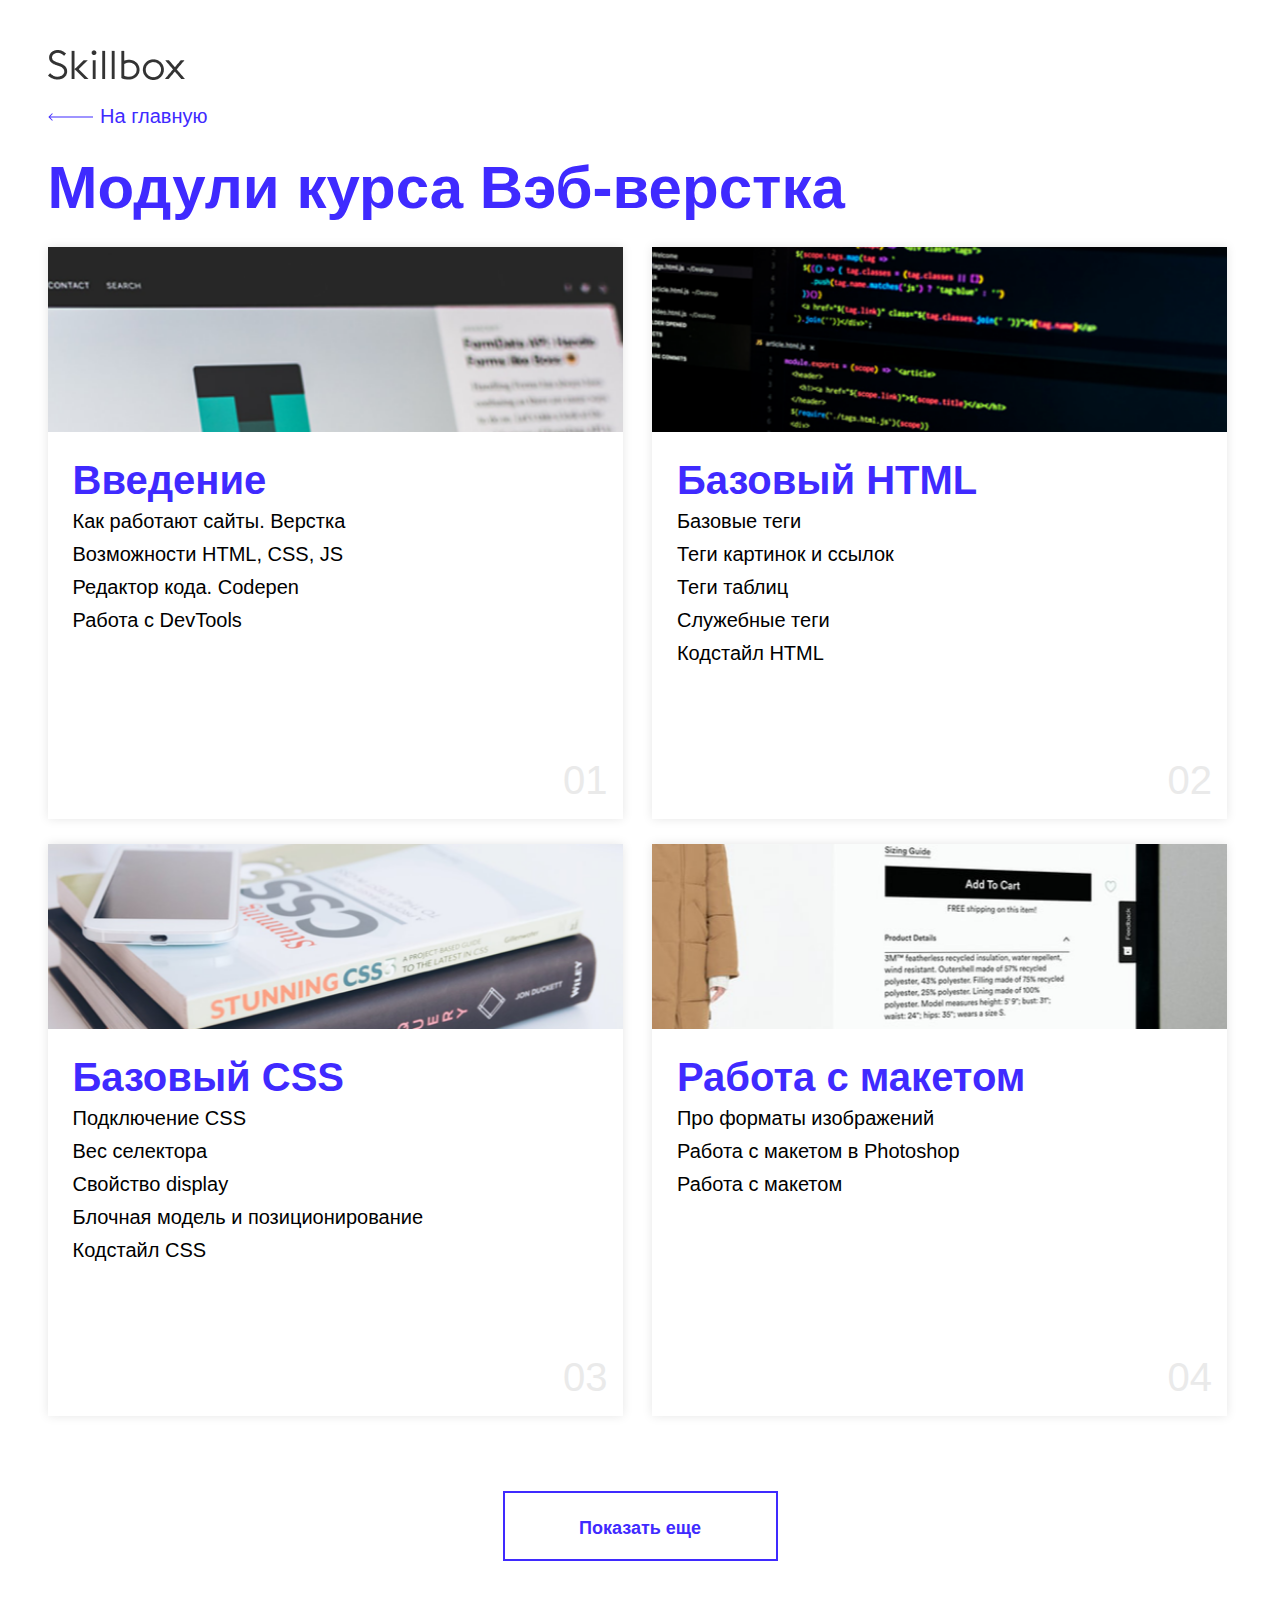
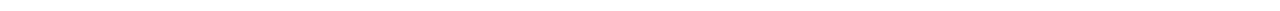
<file: BLOCK 5/5/modules.html>
<!DOCTYPE html>
<html lang="en">

<head>
  <meta charset="UTF-8">
  <meta http-equiv="X-UA-Compatible" content="IE=edge">
  <meta name="viewport" content="width=device-width, initial-scale=1.0">
  <title>Document</title>
  <link rel="stylesheet" href="./css/normalize.css">
  <link rel="stylesheet" href="./css/style.css">
</head>

<body>

  <div class="container_modules">
    <a class="title_logo" href="https://skillbox.ru" target="_blank">
      <img src="./img/logo_skillbox.png" alt="Skillbox">
    </a>

    <a class="link_index_content" href="./index.html" target="_blank">
     На главную
    </a>

    <h1 class="h1_container_modules">
      Модули курса Вэб-верстка
    </h1>
    <ul class="list_modules">

      <li class="item_modules">
        <div class="fon fon-1"></div>
        <h2 class="h2_modules_under">Введение</h2>
        <ul class="under_list">
          <li class="item_under_list">Как работают сайты. Верстка</li>
          <li class="item_under_list">Возможности HTML, CSS, JS</li>
          <li class="item_under_list">Редактор кода. Codepen</li>
          <li class="item_under_list">Работа с DevTools</li>
        </ul>
        <span class="number">01</span>

      </li>

      <li class="item_modules">
        <div class="fon fon-2"></div>
        <h2 class="h2_modules_under">Базовый HTML</h2>
        <ul class="under_list">
          <li class="item_under_list">Базовые теги</li>
          <li class="item_under_list">Теги картинок и ссылок</li>
          <li class="item_under_list">Теги таблиц</li>
          <li class="item_under_list">Служебные теги</li>
          <li class="item_under_list">Кодстайл HTML</li>
        </ul>
        <span class="number">02</span>
      </li>

      <li class="item_modules">
        <div class="fon fon-3"></div>
        <h2 class="h2_modules_under">Базовый CSS</h2>
        <ul class="under_list">
          <li class="item_under_list">Подключение CSS</li>
          <li class="item_under_list">Вес селектора</li>
          <li class="item_under_list">Свойство display</li>
          <li class="item_under_list">Блочная модель и позиционирование</li>
          <li class="item_under_list">Кодстайл CSS</li>
        </ul>
        <span class="number">03</span>
      </li>

      <li class="item_modules">
        <div class="fon fon-4"></div>
        <h2 class="h2_modules_under">Работа с макетом</h2>
        <ul class="under_list">
          <li class="item_under_list">Про форматы изображений</li>
          <li class="item_under_list">Работа с макетом в Photoshop</li>
          <li class="item_under_list">Работа с макетом</li>
        </ul>
        <span class="number">04</span>
      </li>
    </ul>

    <a href="#" class="button" target="_blank">
      Показать еще
    </a>

  </div>
</body>

</html>
</file>
<file: BLOCK 3/3/css/style.css>
html {
	box-sizing: border-box;
}

*,
*::before,
*::after {
	box-sizing: inherit;
}

a {
	color: inherit;
	text-decoration: none;
}

img {
	max-width: 100%;
}

body {
	font-family: 'font', sans-serif;
}

.main-content {
  display:flex;
    flex-direction: column;
    align-items: center;
    justify-content: center;
    min-height: 100vh;
    color: #fff;
    background-color: #070217;
}


                                                            /* index.html */
.logo {
  display: block;
  max-width: 100%;
  margin: 0 0 50px;
}

.parent-link {              /* Modules+Idents */
 margin: 0 0 50px;
}

.link {                      /* Modules, Idents*/
  display: inline-block;
  padding: 24px 49px;
}

 .link:not(:last-child) {    /* Modules, Idents without last-child*/
  margin-right: 25px;
}

                                                          /*article.html*/

.container {                    /*all body format */
  margin: 0 auto;
  padding: 80px 0;
  width: 1170px;
}

.paragraph_in_container {             /*all body */
  margin: 0 0 40px;
  width: 872px;
}

.header_h1 {           /*all body */
  margin: 0 0 40px;
}

.header_h2 {           /*all body */
  margin: 0 0 10px;
}

.header_h3 {           /*all body */
  margin: 0 0 10px;
}

.box {                     /* gray box's */
  border-radius: 20px;
  padding: 30px;
  background-color: #f3f3f3;
}

.box:not(:last-child) {    /* gray box's */
  margin: 0 0 40px;
}

.box p {                   /* gray box's paragraph */
margin: 0 0 10px;
width: 692px;
}

.box.paragraph:not(:last-child) {      /* gray box's paragraph last-child */
  margin-bottom: 0;
}

.list {                    /* gray box list*/
  padding: 0 0 0 15px;
  margin: 0;
}

.item:not(:last-child){    /* gray box list last-child */
  margin-bottom: 20px;
}

.image {                    /* img without figure*/
  margin-bottom: 40px;
}

.imageFig {                  /* img with figure*/
  display: inline-block;
  margin: 0 0 40px;
  margin-top: 0;
  margin-left: 0;
  width: 872px;
}
</file>
<file: BLOCK 4/4/css/style.css>
html {
	box-sizing: border-box;
}

*,
*::before,
*::after {
	box-sizing: inherit;
}

a {
	color: inherit;
	text-decoration: none;
}

img {
	max-width: 100%;
}

body {
	font-family: Arial, Verdana, sans-serif;
}

.main-content {
  display:flex;
    flex-direction: column;
    align-items: center;
    justify-content: center;
    min-height: 100vh;
    color: #fff;
    background-color: #070217;
}


                                                            /* index.html */
.logo {
  display: block;
  max-width: 100%;
  margin: 0 0 50px;
}

.parent-link {              /* Modules+Idents */
 margin: 0 0 50px;
}

.link {                      /* Modules, Idents*/
  display: inline-block;
  padding: 24px 49px;
  font-weight: 700; /*tolshina*/
  font-size: 18px;   /*razmer*/
  background-color: #3f2aff;   /*back link*/

}

 .link:not(:last-child) {    /* Modules, Idents without last-child*/
  margin-right: 25px;
}

.download_link {
  padding-left: 25px;
  background-image: url("../img/download.png");
  background-position: left center;
  background-size: 20px 20px;
  background-repeat: no-repeat;
  font-weight: 700;
  font-size: 18px;
  color: #3f2aff;
}
                                                          /*article.html*/

.container {                    /*all body format */
  margin: 0 auto;
  padding: 80px 0;
  width: 1170px;
}

.paragraph_in_container {             /*all body */
  margin: 0 0 40px;
  width: 872px;
  font-weight: 400;
  font-size: 20px;
  line-height: 32px;
  color: #333;
}

.header_h1 {           /*all body */
  margin: 0 0 40px;
  font-weight: 400;
  font-size: 60px;
  line-height: 60px;
  color: #333;
}

.header_h2 {           /*all body */
  margin: 0 0 10px;
  font-size: 40px;
  line-height: 46px;
  color: #333;
}

.header_h3 {           /*all body */
  margin: 0 0 10px;
  font-weight: 400;
  font-size: 30px;
  line-height: 34px;
  color: #333;
}

.box {                     /* gray box's */
  border-radius: 20px;
  padding: 30px;
  background-color: #f3f3f3;
  background-position: right center;
  background-repeat: no-repeat;
}

.box:not(:last-child) {    /* gray box's */
  margin: 0 0 40px;
}

.additional_image_book {
  background-image: url(../img/decorate-1.png);
  background-size: auto 100%;
}

.additional_image_star {
  background-image: url(../img/decorate-2.png);
  width: 100%;
  height: 100%;
  background-size: auto 100%;
}

.box p {                   /* gray box's paragraph */
margin: 0 0 10px;
width: 692px;
}

.box.paragraph:not(:last-child) {      /* gray box's paragraph last-child */
  margin-bottom: 0;
}

.item:not(:last-child) {    /* gray box list last-child */
  margin-bottom: 20px;
}

.list {                    /* gray box list*/
  padding: 0 20px 0 15px;
  margin: 0;
}

.item::marker {      /* color maker */
  color: blue;
}

.a_animation {                       /* podcherkivanie */
  border-bottom: 1px solid #3f2aff;
}

.item a {                         /* menu */
  color: #3f2aff;
  font-size: 20px;
}

.lighting {                  /*blue box */
  border-radius: 20px;
  padding: 50px 95px;
  width: 100%;
  font-weight: 700;
  font-size: 30px;
  color: #fff;
  background-color: #3f2aff;

}

.image, .imageFig {
  font-size: 0;
}

.image {                    /* img without figure*/
  margin-bottom: 40px;
}

.imageFig {                  /* img with figure*/
  display: inline-block;
  margin: 0 0 40px;
  margin-top: 0;
  margin-left: 0;
  width: 872px;
}

.under_img {          /*style commentaria */
  width: 872px;
  height: 65px;
  border: 1px solid #b6b6b6;
  border-top: unset;
  padding-top: 19px;
  margin: 0 0 19px 0;
  font-weight: 400;
  font-size: 14px;
  text-align: center;
}
</file>
<file: BLOCK 5/5/css/style.css>
html {
	box-sizing: border-box;
}

*,
*::before,
*::after {
	box-sizing: inherit;
}

a {
	color: inherit;
	text-decoration: none;
}

img {
	max-width: 100%;
}

body {
	font-family: Arial, Verdana, sans-serif;
}

.main-content {
  display:flex;
    flex-direction: column;
    align-items: center;
    justify-content: center;
    min-height: 100vh;
    color: #fff;
    background-color: #070217;
}


                                                            /* index.html */
.logo {
  display: block;
  max-width: 100%;
  margin: 0 0 50px;
}

.parent-link {              /* Modules+Idents */
 margin: 0 0 50px;
}

.link {                      /* Modules, Idents*/
  display: inline-block;
  padding: 24px 49px;
  font-weight: 700; /*tolshina*/
  font-size: 18px;   /*razmer*/
  background-color: #3f2aff;   /*back link*/

}

 .link:not(:last-child) {    /* Modules, Idents without last-child*/
  margin-right: 25px;
}

.download_link {
  padding-left: 25px;
  background-image: url("../img/download.png");
  background-position: left center;
  background-size: 20px 20px;
  background-repeat: no-repeat;
  font-weight: 700;
  font-size: 18px;
  color: #3f2aff;
}
                                                          /*article.html*/

.container {                    /*all body format */
  margin: 0 auto;
  padding: 80px 0;
  width: 1170px;
}

.paragraph_in_container {             /*all body */
  margin: 0 0 40px;
  width: 872px;
  font-weight: 400;
  font-size: 20px;
  line-height: 32px;
  color: #333;
}

.header_h1 {           /*all body */
  margin: 0 0 40px;
  font-weight: 400;
  font-size: 60px;
  line-height: 60px;
  color: #333;
}

.header_h2 {           /*all body */
  margin: 0 0 10px;
  font-size: 40px;
  line-height: 46px;
  color: #333;
}

.header_h3 {           /*all body */
  margin: 0 0 10px;
  font-weight: 400;
  font-size: 30px;
  line-height: 34px;
  color: #333;
}

.box {                     /* gray box's */
  border-radius: 20px;
  padding: 30px;
  background-color: #f3f3f3;
  background-position: right center;
  background-repeat: no-repeat;
}

.box:not(:last-child) {    /* gray box's */
  margin: 0 0 40px;
}

.additional_image_book {
  background-image: url(../img/decorate-1.png);
  background-size: auto 100%;
}

.additional_image_star {
  background-image: url(../img/decorate-2.png);
  width: 100%;
  height: 100%;
  background-size: auto 100%;
}

.box p {                   /* gray box's paragraph */
margin: 0 0 10px;
width: 692px;
}

.box.paragraph:not(:last-child) {      /* gray box's paragraph last-child */
  margin-bottom: 0;
}

.item:not(:last-child) {    /* gray box list last-child */
  margin-bottom: 20px;
}

.list {                    /* gray box list*/
  padding: 0 20px 0 15px;
  margin: 0;
}

.item::marker {      /* color maker */
  color: blue;
}

.a_animation {                       /* podcherkivanie */
  border-bottom: 1px solid #3f2aff;
}

.item a {                         /* menu */
  color: #3f2aff;
  font-size: 20px;
}

.lighting {                  /*blue box */
  border-radius: 20px;
  padding: 50px 95px;
  width: 100%;
  font-weight: 700;
  font-size: 30px;
  color: #fff;
  background-color: #3f2aff;

}

.image, .imageFig {
  font-size: 0;
}

.image {                    /* img without figure*/
  margin-bottom: 40px;
}

.imageFig {                  /* img with figure*/
  display: inline-block;
  margin: 0 0 40px;
  margin-top: 0;
  margin-left: 0;
  width: 872px;
}

.under_img {          /*style commentaria */
  width: 872px;
  height: 65px;
  border: 1px solid #b6b6b6;
  border-top: unset;
  padding-top: 19px;
  margin: 0 0 19px 0;
  font-weight: 400;
  font-size: 14px;
  text-align: center;
}
                         /*   Modules.html              */
.container_modules {
  position: relative;
  width: 1185px;
   margin: 0 auto;
   padding-top: 50px;
   height: auto;
}

.title_logo {
  width: 137px;
  height: 30px;
  display: block;
  margin-bottom: 25px;
}

.link_index_content {
position: relative;
display: block;
width: 160px;
height: 23px;
margin-bottom: 25px;
background-image: url(../img/Arrow_1.png) ;
background-repeat: no-repeat;
background-size: 45px ;
background-position: left;
text-align: right;
font-family: Arial;
font-style: normal;
font-weight: normal;
font-size: 20px;
line-height: 23px;
color: #3F2AFF;
}

.h1_container_modules {
  margin: 0 0 25px;
  width: 1170px;
  height: 69px;
  font-family: Arial;
  font-style: normal;
  font-weight: bold;
  font-size: 60px;
  line-height: 69px;
  color: #3F2AFF;
}

.fon {
  height: 185px;
  width: 575px;
  background-repeat: no-repeat;
  background-size: cover;
}

.fon-1 {
 background-image: url("../img/block_1.png");
}

.fon-2 {
 background-image: url("../img/block_2.png");
}

.fon-3 {
 background-image: url("../img/block_3.png");
}

.fon-4 {
 background-image: url("../img/block_4.png");
}

.h2_modules_under {
  padding: 25px 0 0 25px;
  margin:0;
  font-size: 40px;
  line-height: 46px;
  margin-bottom: 2px ;
  font-family: Arial;
  font-style: normal;
  font-weight: bold;
  color: #3F2AFF;

}

.list_modules {    /*ul*/
 position: relative;
 margin: 0;
 padding: 0;
 text-align: left;
 list-style: none;
 /* box-shadow: 1px 1px 10px black; */
}

.item_modules {     /*li*/
 position: relative;
 display: inline-block;
 vertical-align: top;
 height: 572px;
 width: 575px;
 margin-bottom: 25px;
 /* outline: 1px solid red; */
box-shadow: 0 0 10px rgba(0, 0, 0, 0.1);
}

.item_modules:nth-child(2n+1) {
  margin-right: 25px;
}
/* .item_modules:nth-child(n+3){
padding-top: 25px;
} */

.under_list {
  list-style-type: none;
  padding-left: 25px;
  font-family: Arial;
  font-style: normal;
  font-weight: normal;
  font-size: 20px;
  line-height: 165%;
}

.number {
  position:absolute;
  top: 510px;
  right: 15px;
  font-family: Arial;
  font-style: normal;
  font-weight: normal;
  font-size: 40px;
  line-height: 46px;
  text-align: right;
  color: #EAEAEA;
}

.button {
  display: block;
  margin: 50px auto 50px;
  border: 2px solid #3F2AFF;
  width: 275px;
  height: 70px;
  bottom: 400px;
  right:415px;
  padding-bottom: 50px;
  line-height: 70px;
  text-align: center;
  font-family: Arial;
  font-style: normal;
  font-weight: bold;
  font-size: 18px;
  color: #3F2AFF;
}
</file>
